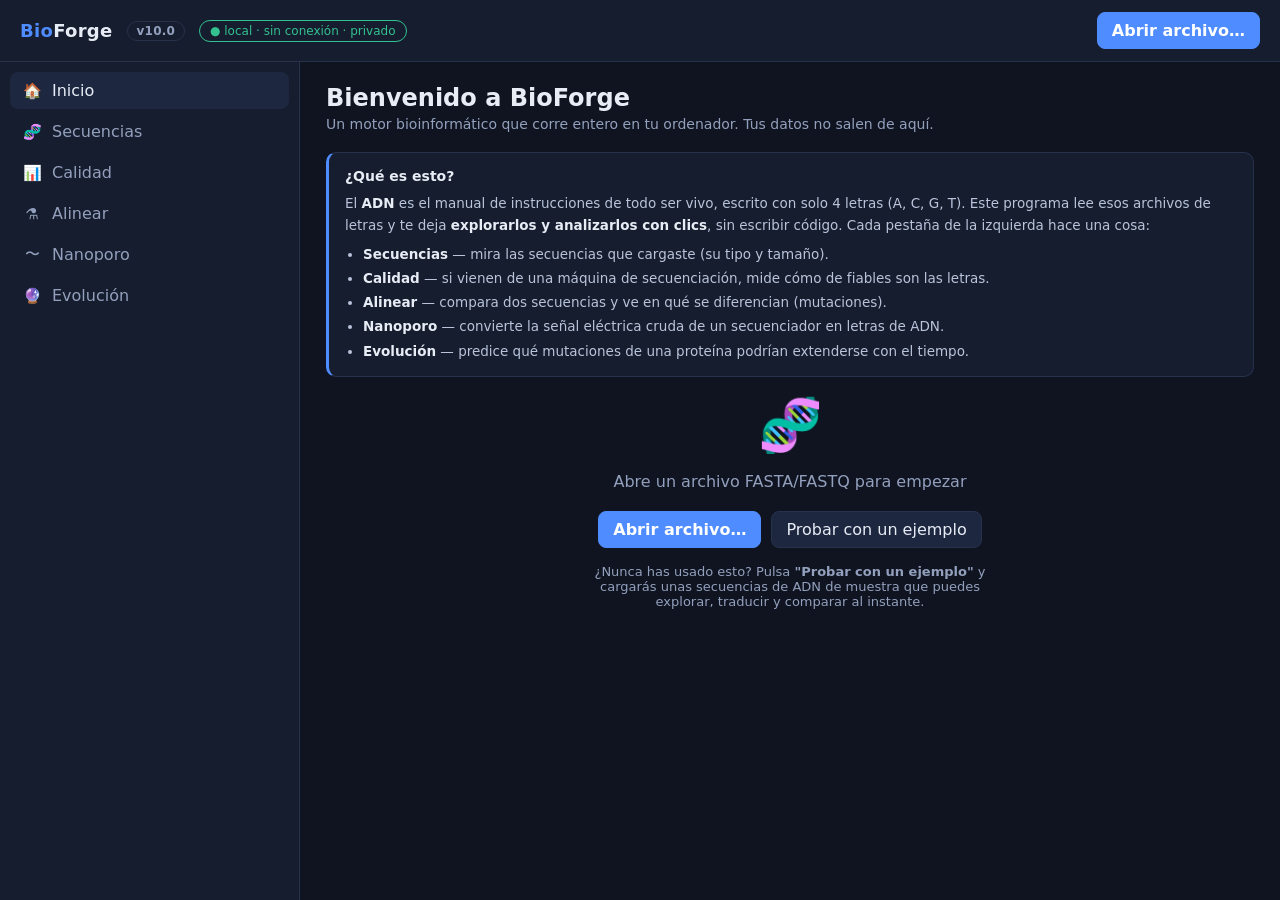
<file: app/index.html>
<!DOCTYPE html>
<html lang="es">
<head>
<meta charset="utf-8">
<meta name="viewport" content="width=device-width, initial-scale=1">
<title>BioForge</title>
<style>
  :root{
    --bg:#0f1420; --panel:#161d2e; --panel2:#1d2740; --line:#26314c;
    --text:#e7ecf5; --dim:#93a0bd; --accent:#4f8cff; --accent2:#37d39b;
    --warn:#ffb454; --bad:#ff6b6b; --radius:12px;
  }
  *{box-sizing:border-box}
  body{margin:0;font-family:"Segoe UI",system-ui,sans-serif;background:var(--bg);
       color:var(--text);height:100vh;display:flex;flex-direction:column;overflow:hidden}
  header{display:flex;align-items:center;gap:14px;padding:12px 20px;
         background:var(--panel);border-bottom:1px solid var(--line)}
  .logo{font-weight:700;font-size:18px;letter-spacing:.3px}
  .logo b{color:var(--accent)}
  .ver{font-size:12px;color:var(--dim);border:1px solid var(--line);
       border-radius:20px;padding:2px 9px;font-weight:600;letter-spacing:.2px}
  .badge{font-size:12px;color:var(--accent2);border:1px solid var(--accent2);
         border-radius:20px;padding:3px 10px;opacity:.9}
  .grow{flex:1}
  button{font:inherit;color:var(--text);background:var(--panel2);border:1px solid var(--line);
         padding:8px 14px;border-radius:8px;cursor:pointer;transition:.15s}
  button:hover{border-color:var(--accent);background:#223055}
  button.primary{background:var(--accent);border-color:var(--accent);color:#fff;font-weight:600}
  button.primary:hover{background:#3f7cf0}
  button:disabled{opacity:.45;cursor:not-allowed}
  main{flex:1;display:flex;min-height:0}
  .side{width:300px;border-right:1px solid var(--line);background:var(--panel);
        display:flex;flex-direction:column;min-height:0}
  .side .nav{padding:10px}
  .nav a{display:flex;align-items:center;gap:10px;padding:9px 12px;border-radius:8px;
         color:var(--dim);text-decoration:none;cursor:pointer;margin-bottom:4px}
  .nav a .ic{width:20px;text-align:center;font-size:15px;flex:none}
  .nav a.active{background:var(--panel2);color:var(--text)}
  .nav a:hover{color:var(--text)}
  .content{flex:1;overflow:auto;padding:22px 26px;min-width:0}
  h2{margin:0 0 4px}
  .sub{color:var(--dim);margin:0 0 20px;font-size:14px}
  .cards{display:flex;gap:12px;flex-wrap:wrap;margin-bottom:20px}
  .card{background:var(--panel);border:1px solid var(--line);border-radius:var(--radius);
        padding:14px 18px;min-width:120px}
  .card .k{font-size:12px;color:var(--dim)}
  .card .v{font-size:22px;font-weight:700;margin-top:2px}
  .empty{display:flex;flex-direction:column;align-items:center;justify-content:center;
         height:100%;gap:16px;color:var(--dim);text-align:center}
  .empty .big{font-size:52px}
  table{width:100%;border-collapse:collapse;font-size:14px}
  th,td{text-align:left;padding:9px 10px;border-bottom:1px solid var(--line)}
  th{color:var(--dim);font-weight:600;position:sticky;top:0;background:var(--bg)}
  tr.pick{cursor:pointer}
  tr.pick:hover td{background:var(--panel)}
  table.seqtable{table-layout:fixed}
  .seqtable th:nth-child(1),.seqtable td:nth-child(1){width:46px}
  .seqtable th:nth-child(3),.seqtable td:nth-child(3){width:96px}
  .seqtable th:nth-child(4),.seqtable td:nth-child(4){width:74px}
  .seqtable td:nth-child(2),.seqtable td.prev{overflow:hidden;text-overflow:ellipsis;white-space:nowrap}
  .tag{font-size:11px;padding:2px 8px;border-radius:20px;border:1px solid var(--line)}
  .tag.dna{color:#8ecbff;border-color:#2b4a70}
  .tag.prot{color:#c8a8ff;border-color:#4a3a70}
  .mono{font-family:"Cascadia Code",Consolas,monospace;font-size:13px}
  .seqbox{background:#0b0f1a;border:1px solid var(--line);border-radius:8px;padding:12px;
          overflow:auto;max-height:180px;white-space:pre-wrap;word-break:break-all;
          line-height:1.6}
  .aln{background:#0b0f1a;border:1px solid var(--line);border-radius:8px;padding:12px;
       overflow:auto;line-height:1.5}
  .aln .mm{color:var(--bad);font-weight:700}
  .aln .gap{color:var(--warn)}
  .row{display:flex;gap:10px;align-items:center;flex-wrap:wrap;margin:12px 0}
  .hint{color:var(--dim);font-size:13px}
  .explain{background:var(--panel);border:1px solid var(--line);border-left:3px solid var(--accent);
           border-radius:10px;padding:12px 16px;margin:0 0 18px;color:#b9c4db;font-size:13.5px;line-height:1.65}
  .explain b{color:var(--text)}
  .explain .t{display:block;color:var(--text);font-weight:600;margin-bottom:4px;font-size:14px}
  .explain ul{margin:6px 0 0;padding-left:18px}
  .explain li{margin:2px 0}
  .chart{background:var(--panel);border:1px solid var(--line);border-radius:var(--radius);padding:12px 14px}
  h3{margin:0 0 2px;font-size:15px}
  .codons{display:flex;gap:8px;flex-wrap:wrap}
  .codon{background:#0b0f1a;border:1px solid var(--line);border-radius:8px;padding:6px 9px;text-align:center;min-width:44px}
  .cbase{font-size:13px;letter-spacing:1px;color:var(--dim)}
  .carr{color:var(--dim);font-size:11px;line-height:1.1}
  .caa{font-size:17px;font-weight:700;font-family:"Cascadia Code",Consolas,monospace}
  .err{color:var(--bad);background:#2a1520;border:1px solid #52212e;padding:10px 14px;
       border-radius:8px;margin:10px 0}
  .soon{color:var(--dim);border:1px dashed var(--line);border-radius:var(--radius);
        padding:30px;text-align:center}
  .selbar{background:var(--panel2);border:1px solid var(--line);border-radius:8px;
          padding:10px 14px;display:flex;align-items:center;gap:12px;margin-bottom:14px}
  .tabs{display:flex;gap:6px;align-items:center;padding:7px 16px;background:var(--panel);
        border-bottom:1px solid var(--line);overflow-x:auto}
  .tabs:empty{display:none}
  .tab{display:flex;align-items:center;gap:8px;padding:6px 10px;border-radius:8px;
       border:1px solid var(--line);background:var(--panel2);cursor:pointer;
       white-space:nowrap;font-size:13px;max-width:260px}
  .tab.active{border-color:var(--accent);background:#223055}
  .tab .fn{overflow:hidden;text-overflow:ellipsis}
  .tab .n{color:var(--dim);font-size:12px}
  .tab .x{color:var(--dim);padding:0 2px;border-radius:4px}
  .tab .x:hover{color:var(--bad);background:#2a1520}
</style>
</head>
<body>
<header>
  <div class="logo"><b>Bio</b>Forge</div>
  <span class="ver">v10.0</span>
  <span class="badge">● local · sin conexión · privado</span>
  <div class="grow"></div>
  <button class="primary" id="openBtn" disabled>Abrir archivo…</button>
</header>

<div id="tabs" class="tabs"></div>

<main>
  <nav class="side">
    <div class="nav" id="nav">
      <a data-view="inicio" class="active"><span class="ic">🏠</span>Inicio</a>
      <a data-view="secuencias"><span class="ic">🧬</span>Secuencias</a>
      <a data-view="calidad"><span class="ic">📊</span>Calidad</a>
      <a data-view="alinear"><span class="ic">⚗️</span>Alinear</a>
      <a data-view="nanoporo"><span class="ic">〜</span>Nanoporo</a>
      <a data-view="evolucion"><span class="ic">🔮</span>Evolución</a>
    </div>
  </nav>
  <section class="content" id="content"></section>
</main>

<script>
let API = null;                        // window.pywebview.api cuando esté listo
let STATE = {workspace:null, summary:null};  // archivos abiertos + resumen del activo
let VIEW = "inicio";
const $ = (s,el=document)=>el.querySelector(s);
const el = (h)=>{const d=document.createElement("div");d.innerHTML=h.trim();return d.firstChild;};
const esc = (s)=>String(s).replace(/[&<>]/g,c=>({"&":"&amp;","<":"&lt;",">":"&gt;"}[c]));
const explain = (html)=>el(`<div class="explain">${html}</div>`);

// Conecta con Python de forma PACIENTE: el motor de render de Windows (WebView2)
// puede tardar varios segundos en exponer el puente, y a veces el evento se pierde.
// Por eso se sondea window.pywebview.api hasta 15 s, además de escuchar el evento.
function ready(fn){
  let done=false;
  const go=()=>{ if(done||!(window.pywebview&&window.pywebview.api))return; done=true; API=window.pywebview.api; fn(); };
  if(window.pywebview && window.pywebview.api){ go(); return; }
  window.addEventListener("pywebviewready",go);
  let n=0; const iv=setInterval(()=>{
    if(done){ clearInterval(iv); return; }
    if(window.pywebview && window.pywebview.api){ clearInterval(iv); go(); }
    else if(++n>75){ clearInterval(iv); toast("No se pudo conectar con Python tras 15 s. Cierra la app y vuelve a abrir BioForge.bat; si sigue igual, dímelo."); }
  },200);
}

// ── navegación ────────────────────────────────────────────────────────────
$("#nav").addEventListener("click",e=>{
  const a=e.target.closest("a"); if(!a)return;
  document.querySelectorAll("#nav a").forEach(x=>x.classList.remove("active"));
  a.classList.add("active"); VIEW=a.dataset.view; render();
});
function setActiveNav(v){ document.querySelectorAll("#nav a").forEach(x=>x.classList.toggle("active",x.dataset.view===v)); }

$("#openBtn").addEventListener("click",async()=>{
  try{
    if(!API){ toast("El puente con Python aún no está listo. Espera un segundo y reinténtalo."); return; }
    if(typeof API.pick_and_open!=="function"){ toast("El puente no expone 'pick_and_open' (revisar backend)."); return; }
    const ws=await API.pick_and_open();
    if(ws===undefined||ws===null){ toast("El diálogo de archivos no devolvió nada (create_file_dialog vacío)."); return; }
    if(ws.cancelled) return;
    if(ws.error){ toast(ws.error); return; }
    STATE.workspace=ws;
    STATE.summary=await API.summary();
    VIEW="secuencias"; setActiveNav("secuencias");
    renderTabs(); render();
  }catch(e){ toast("Error al abrir: "+(e&&e.message?e.message:String(e))); }
});

// carga un pequeño FASTA de ejemplo (generado por el backend) para probar sin buscar archivos
async function openExample(){
  try{
    if(!API){ toast("El puente con Python aún no está listo. Espera un segundo y reinténtalo."); return; }
    if(typeof API.open_example!=="function"){ toast("El puente no expone 'open_example' (revisar backend)."); return; }
    const ws=await API.open_example();
    if(!ws||ws.error){ toast(ws&&ws.error?ws.error:"no se pudo cargar el ejemplo"); return; }
    STATE.workspace=ws;
    STATE.summary=await API.summary();
    VIEW="secuencias"; setActiveNav("secuencias");
    renderTabs(); render();
  }catch(e){ toast("Error al cargar el ejemplo: "+(e&&e.message?e.message:String(e))); }
}

// barra de pestañas: los archivos abiertos, el activo resaltado, × para cerrar
async function renderTabs(){
  const bar=$("#tabs"), ws=STATE.workspace;
  if(!ws || !ws.files || !ws.files.length){ bar.replaceChildren(); return; }
  bar.replaceChildren();
  ws.files.forEach(f=>{
    const t=el(`<div class="tab ${f.active?"active":""}" title="${esc(f.filename)} · ${f.count} secuencias">
      <span class="fn">${esc(f.filename)}</span><span class="n">${f.count}</span>
      <span class="x" title="Cerrar">×</span></div>`);
    t.addEventListener("click",async e=>{
      if(e.target.classList.contains("x")){
        e.stopPropagation();
        STATE.workspace=await API.close_file(f.index);
        STATE.summary=await API.summary();
        renderTabs(); render(); return;
      }
      STATE.summary=await API.select_file(f.index);
      STATE.workspace=await API.workspace();
      renderTabs(); render();
    });
    bar.append(t);
  });
}

function toast(msg){ const c=$("#content"); c.prepend(el(`<div class="err">${esc(msg)}</div>`)); }

// ── vistas ─────────────────────────────────────────────────────────────────
function render(){
  const c=$("#content");
  if(VIEW==="inicio")      return c.replaceChildren(viewInicio());
  if(VIEW==="secuencias")  return renderSecuencias(c);
  if(VIEW==="calidad")     return renderCalidad(c);
  if(VIEW==="alinear")     return renderAlinear(c);
  if(VIEW==="nanoporo")    return renderNanoporo(c);
  if(VIEW==="evolucion")   return renderEvolucion(c);
}

function viewInicio(){
  const s=STATE.summary;
  const box=el(`<div></div>`);
  box.append(el(`<h2>Bienvenido a BioForge</h2>`));
  box.append(el(`<p class="sub">Un motor bioinformático que corre entero en tu ordenador. Tus datos no salen de aquí.</p>`));
  box.append(explain(`<span class="t">¿Qué es esto?</span>
    El <b>ADN</b> es el manual de instrucciones de todo ser vivo, escrito con solo 4 letras (A, C, G, T). Este programa lee esos archivos de letras y te deja <b>explorarlos y analizarlos con clics</b>, sin escribir código. Cada pestaña de la izquierda hace una cosa:
    <ul>
      <li><b>Secuencias</b> — mira las secuencias que cargaste (su tipo y tamaño).</li>
      <li><b>Calidad</b> — si vienen de una máquina de secuenciación, mide cómo de fiables son las letras.</li>
      <li><b>Alinear</b> — compara dos secuencias y ve en qué se diferencian (mutaciones).</li>
      <li><b>Nanoporo</b> — convierte la señal eléctrica cruda de un secuenciador en letras de ADN.</li>
      <li><b>Evolución</b> — predice qué mutaciones de una proteína podrían extenderse con el tiempo.</li>
    </ul>`));
  if(!s){
    box.append(el(`<div class="empty"><div class="big">🧬</div>
      <div>Abre un archivo FASTA/FASTQ para empezar</div>
      <div class="row" style="justify-content:center;margin:4px 0 0">
        <button class="primary" onclick="document.getElementById('openBtn').click()">Abrir archivo…</button>
        <button onclick="openExample()">Probar con un ejemplo</button>
      </div>
      <p class="hint" style="margin:0;max-width:430px">¿Nunca has usado esto? Pulsa <b>"Probar con un ejemplo"</b> y cargarás unas secuencias de ADN de muestra que puedes explorar, traducir y comparar al instante.</p></div>`));
  }else{
    box.append(summaryCards(s));
    box.append(el(`<p class="hint">Archivo cargado: <b>${esc(s.filename)}</b>. Ve a <b>Secuencias</b> para explorarlo.</p>`));
  }
  return box;
}

function summaryCards(s){
  const wrap=el(`<div class="cards"></div>`);
  const card=(k,v)=>el(`<div class="card"><div class="k">${k}</div><div class="v">${v}</div></div>`);
  wrap.append(card("Secuencias",s.count));
  wrap.append(card("ADN",s.nucleotide));
  wrap.append(card("Proteína",s.protein));
  wrap.append(card("Símbolos",s.total_symbols.toLocaleString()));
  wrap.append(card("Longitud media",s.mean_len));
  return wrap;
}

async function renderSecuencias(c){
  if(!STATE.summary){ c.replaceChildren(el(`<div class="empty"><div class="big">📄</div><div>Aún no hay archivo. Pulsa "Abrir archivo…".</div></div>`)); return; }
  const page=await API.records_page(0,500);
  // se construye la TABLA ENTERA como un solo string: un <tr> suelto lo descarta el
  // navegador (solo vale dentro de <table>), por eso antes se amontonaban las filas.
  const rows=page.items.map(it=>{
    const tag=it.type==="ADN"?`<span class="tag dna">ADN</span>`:`<span class="tag prot">proteína</span>`;
    return `<tr class="pick" data-index="${it.index}"><td>${it.index}</td><td>${esc(it.header)}</td>`
         + `<td>${tag}</td><td>${it.length}</td><td class="mono prev">${esc(it.preview)}…</td></tr>`;
  }).join("");
  const table=el(`<table class="seqtable"><thead><tr><th>#</th><th>Nombre</th><th>Tipo</th><th>Largo</th><th>Vista previa</th></tr></thead><tbody>${rows}</tbody></table>`);
  c.replaceChildren(
    el(`<h2>Secuencias</h2>`),
    el(`<p class="sub">${STATE.summary.count} en <b>${esc(STATE.summary.filename)}</b></p>`),
    explain(`<span class="t">¿Qué es una secuencia?</span>
      Una <b>secuencia</b> es una tira de letras que representa una molécula biológica:
      <ul>
        <li><b>ADN</b> — las 4 letras A, C, G, T. Es el manual de instrucciones de la célula.</li>
        <li><b>Proteína</b> — 20 letras (una por aminoácido). Es lo que el ADN "fabrica" y hace el trabajo en el cuerpo.</li>
      </ul>
      La tabla lista cada secuencia del archivo con su <b>tipo</b>, su <b>tamaño</b> (nº de letras) y una vista previa. <b>Haz clic en una fila</b> para ver su composición y, si es ADN, traducirla a proteína.`),
    summaryCards(STATE.summary), table, el(`<div id="detail"></div>`));
  table.querySelectorAll("tbody tr").forEach(tr=>
    tr.addEventListener("click",()=>showDetail(+tr.dataset.index)));
}

async function showDetail(index){
  const d=await API.sequence_detail(index);
  const box=$("#detail"); if(!box)return;
  if(d.error){box.replaceChildren(el(`<div class="err">${esc(d.error)}</div>`));return;}
  const comp=Object.entries(d.composition).map(([k,v])=>`${k}:${v}`).join("  ");
  box.replaceChildren(el(`
    <div style="margin-top:18px;border-top:1px solid var(--line);padding-top:16px">
      <h2>#${index} · ${esc(d.header)}</h2>
      <p class="sub">${d.type} · ${d.length} símbolos · composición: <span class="mono">${esc(comp)}</span></p>
      <div class="row">
        ${d.type==="ADN"?`<button class="primary" id="trBtn">Traducir a proteína</button>`:``}
      </div>
      <div class="seqbox mono">${esc(d.sequence)}</div>
      <div id="tr"></div>
    </div>`));
  const b=$("#trBtn");
  if(b) b.addEventListener("click",async()=>{
    const r=await API.translate(index);
    const o=$("#tr");
    if(r.error){ o.replaceChildren(el(`<div class="err">${esc(r.error)}</div>`)); return; }
    o.replaceChildren(el(`
      <div style="margin-top:14px;border-top:1px solid var(--line);padding-top:14px">
        <h3>Proteína · ${r.length} aminoácidos</h3>
        <p class="hint">Traducir convierte el ADN en proteína: la célula lee el ADN <b>de 3 en 3 letras</b> (cada trío es un <b>codón</b>) y cada codón nombra un <b>aminoácido</b>. Encadenados, los aminoácidos forman la proteína — la molécula que hace el trabajo en el cuerpo. Cada letra de abajo es un aminoácido, coloreado por su tipo:</p>
        <div class="row" style="gap:6px;margin:6px 0 4px">${aaLegend()}</div>
        <div class="seqbox mono">${colorProtein(r.protein)}</div>
        ${(r.codons&&r.codons.length)?`
          <h3 style="margin-top:16px">Cómo se lee (primeros codones)</h3>
          <p class="hint" style="margin:0 0 8px">Cada trío de letras de ADN → un aminoácido:</p>
          <div class="codons">${r.codons.slice(0,12).map(codonCell).join("")}</div>`:``}
      </div>`));
  });
}
// ── aminoácidos: color por tipo, nombres y helpers educativos ─────────────────
const AA_GROUP={A:"hidro",V:"hidro",L:"hidro",I:"hidro",M:"hidro",F:"hidro",W:"hidro",P:"hidro",G:"hidro",
  S:"polar",T:"polar",C:"polar",Y:"polar",N:"polar",Q:"polar",K:"pos",R:"pos",H:"pos",D:"neg",E:"neg","*":"stop"};
const AA_COLOR={hidro:"#8ecbff",polar:"#37d39b",pos:"#b58cff",neg:"#ff8c8c",stop:"#93a0bd",otro:"#cbd3e6"};
const AA_LABEL={hidro:"hidrofóbico",polar:"polar",pos:"carga +",neg:"carga −",stop:"fin"};
const AA_NAME={A:"Alanina",R:"Arginina",N:"Asparagina",D:"Ácido aspártico",C:"Cisteína",E:"Ácido glutámico",
  Q:"Glutamina",G:"Glicina",H:"Histidina",I:"Isoleucina",L:"Leucina",K:"Lisina",M:"Metionina",F:"Fenilalanina",
  P:"Prolina",S:"Serina",T:"Treonina",W:"Triptófano",Y:"Tirosina",V:"Valina","*":"fin (stop)"};
function aaColor(a){ return AA_COLOR[AA_GROUP[a]||"otro"]; }
function colorProtein(p){ return [...p].map(a=>`<span title="${a} · ${esc(AA_NAME[a]||a)}" style="color:${aaColor(a)}">${a}</span>`).join(""); }
function aaLegend(){ return Object.entries(AA_LABEL).map(([g,lab])=>`<span class="tag" style="color:${AA_COLOR[g]};border-color:${AA_COLOR[g]}">${lab}</span>`).join(" "); }
function codonCell(c){ return `<div class="codon"><div class="mono cbase">${esc(c.codon)}</div><div class="carr">↓</div><div class="caa" style="color:${aaColor(c.aa)}" title="${esc(AA_NAME[c.aa]||c.aa)}">${esc(c.aa)}</div></div>`; }

async function renderAlinear(c){
  if(!STATE.summary){ c.replaceChildren(el(`<div class="empty"><div class="big">🧬</div><div>Carga un archivo con al menos 2 secuencias.</div></div>`)); return; }
  const page=await API.records_page(0,500);
  const opts=page.items.map(it=>`<option value="${it.index}">#${it.index} · ${esc(it.header)} (${it.length})</option>`).join("");
  c.replaceChildren(el(`<h2>Alinear dos secuencias</h2>`),
    explain(`<span class="t">¿Qué es alinear?</span>
      Es poner dos secuencias <b>una encima de otra</b> para ver en qué se parecen y en qué se diferencian — como comparar dos textos casi iguales.
      <ul>
        <li><b>Identidad</b> — el % de posiciones que coinciden (100% = idénticas).</li>
        <li><b>Sustitución</b> — una letra cambiada por otra (<span style="color:#ff6b6b">en rojo</span>).</li>
        <li><b>Inserción / deleción</b> — a una secuencia le sobra o le falta una letra: un hueco (<span style="color:#ffb454">en naranja</span>).</li>
      </ul>
      Esas diferencias son las <b>mutaciones</b>. Elige dos secuencias abajo y pulsa Alinear.`));
  const bar=el(`<div class="selbar">
     <span>A</span><select id="selA">${opts}</select>
     <span>B</span><select id="selB">${opts}</select>
     <button class="primary" id="alnBtn">Alinear</button></div>`);
  c.append(bar);
  c.append(el(`<div id="alnOut"></div>`));
  if(page.items.length>1) $("#selB",bar).selectedIndex=1;
  $("#alnBtn",bar).addEventListener("click",async()=>{
    const i=+$("#selA").value, j=+$("#selB").value;
    const out=$("#alnOut"); out.replaceChildren(el(`<p class="hint">Alineando…</p>`));
    const r=await API.align(i,j);
    if(r.error){out.replaceChildren(el(`<div class="err">${esc(r.error)}</div>`));return;}
    out.replaceChildren(el(`
      <div class="cards">
        <div class="card"><div class="k">Identidad</div><div class="v">${r.identity}%</div></div>
        <div class="card"><div class="k">Mutaciones</div><div class="v">${r.n_mutations}</div></div>
        <div class="card"><div class="k">Longitud</div><div class="v">${r.length}</div></div>
      </div>
      <p class="hint" style="margin:2px 0 6px">Fila A arriba, fila B abajo. En <span style="color:#ff6b6b">rojo</span> las letras que difieren; en <span style="color:#ffb454">naranja</span> los huecos (falta/sobra una letra). Todo lo demás coincide.</p>
      <div class="aln mono">${colorAln(r.aligned_a,r.aligned_b)}</div>`));
  });
}

function colorAln(a,b){
  let A="",B="";
  for(let i=0;i<a.length;i++){
    const ca=a[i],cb=b[i];
    if(ca==="-"||cb==="-"){A+=`<span class="gap">${ca}</span>`;B+=`<span class="gap">${cb}</span>`;}
    else if(ca!==cb){A+=`<span class="mm">${ca}</span>`;B+=`<span class="mm">${cb}</span>`;}
    else{A+=ca;B+=cb;}
  }
  return `A  ${A}\nB  ${B}`;
}

// ── Calidad (QC estilo FastQC) ───────────────────────────────────────────────
async function renderCalidad(c){
  if(!STATE.summary){ c.replaceChildren(el(`<div class="empty"><div class="big">📊</div><div>Carga un FASTQ para ver su informe de calidad.</div></div>`)); return; }
  c.replaceChildren(el(`<h2>Informe de calidad</h2>`),el(`<p class="sub">Calculando…</p>`));
  const q=await API.qc_report();
  if(q.error){ c.replaceChildren(el(`<h2>Informe de calidad</h2>`),el(`<div class="err">${esc(q.error)}</div>`)); return; }
  const cards=el(`<div class="cards"></div>`);
  const card=(k,v)=>cards.append(el(`<div class="card"><div class="k">${k}</div><div class="v">${v}</div></div>`));
  card("Lecturas",q.n_reads.toLocaleString());
  card("Long. media",q.mean_len);
  card("Calidad media","Q"+q.mean_q);
  card("GC",q.gc_overall+"%");
  card("≥Q20",q.pct_q20+"%");
  card("≥Q30",q.pct_q30+"%");
  const body=el(`<div></div>`);
  body.append(el(`<h2>Informe de calidad</h2>`),
              el(`<p class="sub">${esc(q.filename)} · ${q.n_reads.toLocaleString()} lecturas · ${q.min_len}–${q.max_len} nt</p>`),
              explain(`<span class="t">¿Qué es la "calidad"?</span>
                Las máquinas de secuenciación no leen el ADN perfecto: por cada letra apuntan <b>cómo de seguras están</b> de haber acertado. Ese número es la <b>calidad Phred</b> (Q): <b>Q20</b> = 1 error de cada 100; <b>Q30</b> = 1 de cada 1000. Cuanto más alto, mejor. Este informe (estilo FastQC) resume esa fiabilidad:
                <ul>
                  <li><b>Calidad por posición</b> — la calidad media en cada punto de la lectura. Es normal que <b>baje hacia el final</b>.</li>
                  <li><b>Calidad media por lectura</b> — cuántas lecturas hay de cada nivel de calidad.</li>
                  <li><b>Contenido GC</b> — qué porcentaje de las letras son G o C (una huella típica de cada organismo).</li>
                </ul>`),
              cards,
              chartCard("Calidad por posición","La calidad suele caer hacia el final de la lectura. Verde ≥28, amarillo 20–28, rojo <20.",svgQualityLine(q.pos_q_mean)),
              chartCard("Calidad media por lectura","Cada barra: cuántas lecturas tienen esa calidad media.",svgBars(q.meanq_hist,{from:0,to:45,color:"#4f8cff",unit:"Q"})),
              chartCard("Contenido GC por lectura","Cada barra: cuántas lecturas tienen ese % de G+C.",svgBars(q.gc_hist,{from:0,to:100,color:"#37d39b",unit:"%"})));
  c.replaceChildren(body);
}
function chartCard(title,desc,svg){
  return el(`<div style="margin-top:16px"><h3>${esc(title)}</h3>${desc?`<p class="hint" style="margin:0 0 8px">${esc(desc)}</p>`:`<div style="height:8px"></div>`}<div class="chart">${svg}</div></div>`);
}
function svgQualityLine(vals){
  const w=720,h=230,L=42,B=30,T=12,R=14,ymax=42,n=vals.length;
  if(!n) return `<p class="hint">sin datos</p>`;
  const X=i=>L+i*(w-L-R)/Math.max(n-1,1), Y=v=>T+(ymax-v)*(h-T-B)/ymax;
  const band=(a,b,col)=>`<rect x="${L}" y="${Y(b).toFixed(1)}" width="${w-L-R}" height="${(Y(a)-Y(b)).toFixed(1)}" fill="${col}" opacity="0.10"/>`;
  const yt=[0,10,20,30,40].map(v=>`<line x1="${L}" y1="${Y(v).toFixed(1)}" x2="${w-R}" y2="${Y(v).toFixed(1)}" stroke="#26314c"/><text x="${L-6}" y="${(Y(v)+4).toFixed(1)}" fill="#93a0bd" font-size="11" text-anchor="end">${v}</text>`).join("");
  const pts=vals.map((v,i)=>`${X(i).toFixed(1)},${Y(v).toFixed(1)}`).join(" ");
  return `<svg viewBox="0 0 ${w} ${h}" width="100%" preserveAspectRatio="xMidYMid meet">
    ${band(0,20,"#ff6b6b")}${band(20,28,"#ffb454")}${band(28,42,"#37d39b")}${yt}
    <polyline points="${pts}" fill="none" stroke="#7fb0ff" stroke-width="2"/>
    <text x="${w/2}" y="${h-4}" fill="#93a0bd" font-size="11" text-anchor="middle">posición en la lectura</text>
  </svg>`;
}
function svgBars(hist,opts){
  const from=opts.from||0, to=Math.min(opts.to??hist.length-1,hist.length-1);
  let vals=hist.slice(from,to+1);
  let lo=0; while(lo<vals.length-1&&vals[lo]===0) lo++;
  let hi=vals.length-1; while(hi>lo&&vals[hi]===0) hi--;
  const off=from+lo; vals=vals.slice(lo,hi+1);
  const n=vals.length||1, w=720,h=170,L=42,B=26,T=10,R=14, max=Math.max(...vals,1), bw=(w-L-R)/n;
  const bars=vals.map((v,i)=>{const bh=(v/max)*(h-T-B);return `<rect x="${(L+i*bw+1).toFixed(1)}" y="${(h-B-bh).toFixed(1)}" width="${Math.max(bw-2,1).toFixed(1)}" height="${bh.toFixed(1)}" fill="${opts.color||"#4f8cff"}" opacity="0.85"/>`;}).join("");
  const lab=i=>`<text x="${(L+i*bw+bw/2).toFixed(1)}" y="${h-8}" fill="#93a0bd" font-size="11" text-anchor="middle">${off+i}${opts.unit||""}</text>`;
  const xl=[...new Set([0,Math.floor(n/2),n-1])].map(lab).join("");
  return `<svg viewBox="0 0 ${w} ${h}" width="100%" preserveAspectRatio="xMidYMid meet">${bars}${xl}</svg>`;
}

// ── Nanoporo (señal → bases) ─────────────────────────────────────────────────
let SIGNALS=null;   // señal de nanoporo cargada
async function renderNanoporo(c){
  const box=el(`<div></div>`);
  box.append(el(`<h2>Nanoporo · señal → bases</h2>`),
    el(`<p class="sub">Carga la señal eléctrica cruda (POD5/FAST5) y conviértela en bases con nuestro basecaller propio.</p>`),
    explain(`<span class="t">¿Qué es esto?</span>
      Un secuenciador de <b>nanoporo</b> (como los MinION de Oxford Nanopore) hace pasar la hebra de ADN por un poro diminuto y mide la <b>corriente eléctrica</b>: cada grupo de letras que pasa la altera de una forma distinta. El resultado es una señal ondulada (el <b>squiggle</b>).
      <ul>
        <li>Convertir esa señal en letras se llama <b>basecalling</b>.</li>
        <li>Nuestro basecaller lo hace con <b>matemáticas puras (Viterbi), sin IA ni GPU</b> — acierta ~74% en datos reales R9.4. Los profesionales (Dorado) llegan al ~99% con redes neuronales; esa diferencia la contamos con honestidad.</li>
        <li>Al final puedes pulsar <b>"Usar en las otras pestañas"</b> para analizar esas bases como cualquier secuencia.</li>
      </ul>`));
  const bar=el(`<div class="row"><button class="primary" id="openSig">Abrir señal…</button>
    ${SIGNALS?`<span class="hint">${esc(SIGNALS.filename)} · ${SIGNALS.n} lectura(s)</span>`:``}</div>`);
  box.append(bar);
  c.replaceChildren(box);
  $("#openSig").addEventListener("click",async()=>{
    const r=await API.pick_and_open_signal();
    if(r.cancelled) return;
    if(r.error){ box.append(el(`<div class="err">${esc(r.error)}</div>`)); return; }
    SIGNALS=r; renderNanoporo(c);
  });
  if(!SIGNALS){
    box.append(el(`<div class="soon">Sin señal cargada. Prueba con <b>ejemplos/senal_nanoporo_1.fast5</b>.<br>La primera vez puede pedir instalar el lector de señal (pod5/h5py).</div>`));
    return;
  }
  const rows=SIGNALS.reads.map(rd=>`<tr class="pick" data-i="${rd.index}"><td>${rd.index}</td><td class="mono">${esc(rd.read_id.slice(0,26))}…</td><td>${rd.samples.toLocaleString()}</td></tr>`).join("");
  const table=el(`<table class="seqtable"><thead><tr><th>#</th><th>ID de lectura</th><th>Muestras</th></tr></thead><tbody>${rows}</tbody></table>`);
  box.append(el(`<p class="hint" style="margin-top:14px">Haz clic en una lectura para basecallearla (tarda unos segundos: es cálculo real):</p>`),table,el(`<div id="bcOut"></div>`));
  table.querySelectorAll("tbody tr").forEach(tr=>tr.addEventListener("click",()=>doBasecall(+tr.dataset.i)));
}
async function doBasecall(index){
  const out=$("#bcOut"); if(!out)return;
  out.replaceChildren(el(`<p class="hint">Basecalling… (unos segundos)</p>`));
  const r=await API.basecall_read(index);
  if(r.error){ out.replaceChildren(el(`<div class="err">${esc(r.error)}</div>`)); return; }
  const node=el(`
    <div style="margin-top:10px">
      <div class="cards">
        <div class="card"><div class="k">Bases obtenidas</div><div class="v">${r.n_bases}</div></div>
        <div class="card"><div class="k">Muestras</div><div class="v">${r.n_samples.toLocaleString()}</div></div>
      </div>
      <h3>Señal medida (squiggle)</h3><div class="chart">${svgSignal(r.signal)}</div>
      <div class="row" style="margin-top:14px"><h3 style="margin:0;flex:1">Bases</h3>
        <button class="primary" id="addSeq" title="Lo añade como un genoma más, para alinearlo o analizarlo">Usar en las otras pestañas →</button></div>
      <div class="seqbox mono">${esc(r.bases)}</div>
      <p class="hint">Basecaller clásico (Viterbi, NumPy puro, sin IA). ~74% de acierto en R9.4 real; llegar al 99% de Dorado exige una red neuronal.</p>
    </div>`);
  out.replaceChildren(node);
  $("#addSeq",node).addEventListener("click",async()=>{
    STATE.workspace=await API.add_sequence("basecall_"+r.read_id.slice(0,8),r.bases);
    STATE.summary=await API.summary();
    renderTabs(); VIEW="secuencias"; setActiveNav("secuencias"); render();
  });
}
function svgSignal(vals){
  const w=720,h=170,L=42,B=22,T=10,R=14,n=vals.length; if(!n) return "";
  const mn=Math.min(...vals),mx=Math.max(...vals),rng=(mx-mn)||1;
  const X=i=>L+i*(w-L-R)/Math.max(n-1,1), Y=v=>T+(mx-v)*(h-T-B)/rng;
  const pts=vals.map((v,i)=>`${X(i).toFixed(1)},${Y(v).toFixed(1)}`).join(" ");
  return `<svg viewBox="0 0 ${w} ${h}" width="100%" preserveAspectRatio="xMidYMid meet">
    <polyline points="${pts}" fill="none" stroke="#37d39b" stroke-width="1.3"/>
    <text x="${w/2}" y="${h-4}" fill="#93a0bd" font-size="11" text-anchor="middle">corriente (pA) a lo largo de las primeras muestras</text></svg>`;
}

// ── Evolución (predecir mutaciones + filtro de realidad) ─────────────────────
async function renderEvolucion(c){
  if(!STATE.summary){ c.replaceChildren(el(`<div class="empty"><div class="big">🧬</div><div>Carga una proteína a lo largo del tiempo (prueba <b>ejemplos/evolucion_proteina.fasta</b>).</div></div>`)); return; }
  c.replaceChildren(el(`<h2>Evolución</h2>`),el(`<p class="sub">Calculando…</p>`));
  const r=await API.predict_mutations(15);
  const box=el(`<div></div>`);
  box.append(el(`<h2>Evolución · ¿qué mutaciones subirán?</h2>`),
    el(`<p class="sub">A partir de muchas secuencias de la MISMA proteína a lo largo del tiempo.</p>`),
    explain(`<span class="t">¿Qué hace esto?</span>
      Los virus y organismos <b>mutan</b> con el tiempo: cambian letras de sus proteínas. Algunas de esas mutaciones se extienden por la población y otras desaparecen. Aquí intentamos <b>ordenar qué mutaciones tienen más probabilidad de aumentar</b>.
      <ul>
        <li><b>Score</b> — prioridad relativa que le da el modelo (más alto = más "sospechosa" de subir).</li>
        <li><b>Nueva</b> — mutación que aún no se había visto en el histórico.</li>
        <li><b>¿Sobreviviría X?</b> — abajo puedes preguntar por una mutación concreta y ver si tiene tracción real (<b>OBSERVADO</b> = ya circuló, es evidencia; <b>ESTIMADO</b> = solo una conjetura del modelo).</li>
      </ul>
      Aviso honesto: predecir evolución es <b>de lo más difícil que hay</b>. Nuestro modelo apenas supera al azar en lo verdaderamente nuevo — lo mostramos tal cual, sin vender una bola de cristal.`));
  if(r.error){ box.append(el(`<div class="err">${esc(r.error)}</div>`)); c.replaceChildren(box); return; }
  box.append(el(`<p class="hint" style="margin:0 0 10px">Sobre ${r.n_sequences} secuencias. "Score" = prioridad relativa; "nueva" = aún no vista en el histórico.</p>`));
  const rows=r.mutations.map((m,i)=>`<tr><td>${i+1}</td><td class="mono" style="font-size:15px">sitio ${m.site} → <b style="color:${aaColor(m.allele)}">${esc(m.allele)}</b></td><td>${m.score.toFixed(2)}</td><td>${m.novel?'<span class="tag" style="color:#ffb454;border-color:#5a4522">nueva</span>':''}</td></tr>`).join("");
  box.append(el(`<table class="seqtable"><thead><tr><th>#</th><th>Mutación (sitio → aminoácido)</th><th>Score</th><th></th></tr></thead><tbody>${rows}</tbody></table>`));
  // ── filtro de realidad ──
  box.append(el(`<h3 style="margin-top:22px">¿Sobreviviría una mutación concreta?</h3>`),
    el(`<p class="hint" style="margin:0 0 8px">Escribe una mutación (p. ej. <b>K21E</b>: la K de la posición 21 pasa a E) y mira si tiene tracción real en el histórico.</p>`));
  const cbar=el(`<div class="selbar"><input id="mutIn" placeholder="ej. K21E" style="background:#0b0f1a;border:1px solid var(--line);color:var(--text);border-radius:8px;padding:8px 10px;font-family:monospace;width:120px"><button class="primary" id="mutBtn">Comprobar</button></div>`);
  box.append(cbar,el(`<div id="mutOut"></div>`));
  c.replaceChildren(box);
  const run=async()=>{
    const m=$("#mutIn").value.trim(); if(!m)return;
    const o=$("#mutOut"); o.replaceChildren(el(`<p class="hint">Comprobando…</p>`));
    const v=await API.check_mutation(m);
    if(v.error){ o.replaceChildren(el(`<div class="err">${esc(v.error)}</div>`)); return; }
    const prob=v.probability==null?"—":Math.round(v.probability*100)+"%";
    const tiercol=v.tier==="OBSERVADO"?"#37d39b":"#ffb454";
    o.replaceChildren(el(`<div class="chart" style="margin-top:4px">
      <div style="font-size:17px"><b>${esc(v.mutation)}</b> · <span style="color:${tiercol}">${esc(v.tier)}</span></div>
      <div style="margin:6px 0"><b>Probabilidad de arraigar: ${prob}</b></div>
      <div>${esc(v.label)}</div>
      <p class="hint" style="margin-top:8px">OBSERVADO = ya circuló (evidencia real) · ESTIMADO = conjetura del modelo. ${v.note?esc(v.note):''}</p></div>`));
  };
  $("#mutBtn",cbar).addEventListener("click",run);
  $("#mutIn",cbar).addEventListener("keydown",e=>{ if(e.key==="Enter")run(); });
}

function soon(title,desc){
  return el(`<div><h2>${esc(title)}</h2><p class="sub">${esc(desc)}</p>
    <div class="soon">En construcción — próxima versión de la app.<br>El motor ya lo hace; falta la cara gráfica.</div></div>`);
}

// arranque
$("#openBtn").disabled=false;                  // siempre clicable; el handler avisa si el puente no está
render();                                       // pinta la interfaz ya
ready(()=>{ renderTabs(); render(); });         // conecta con Python (paciente, reintenta 15 s)
</script>
</body>
</html>
</file>
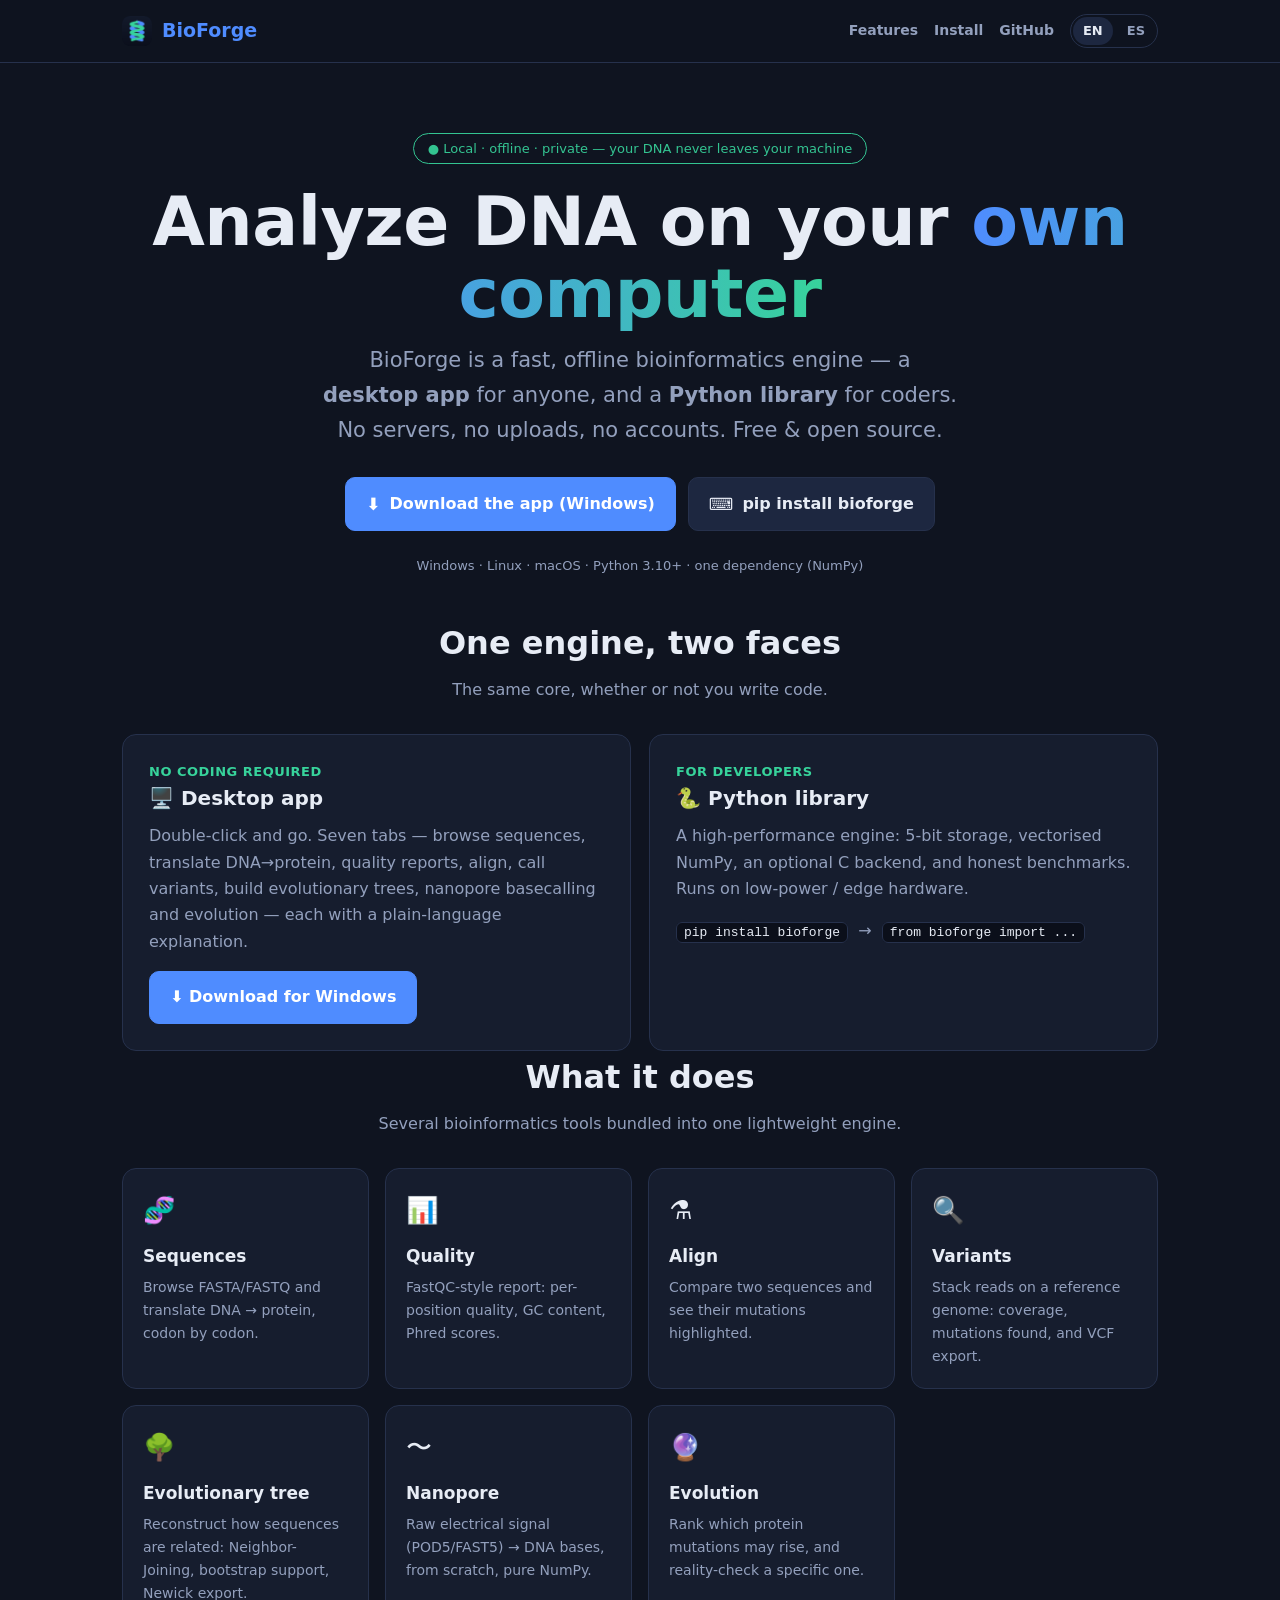
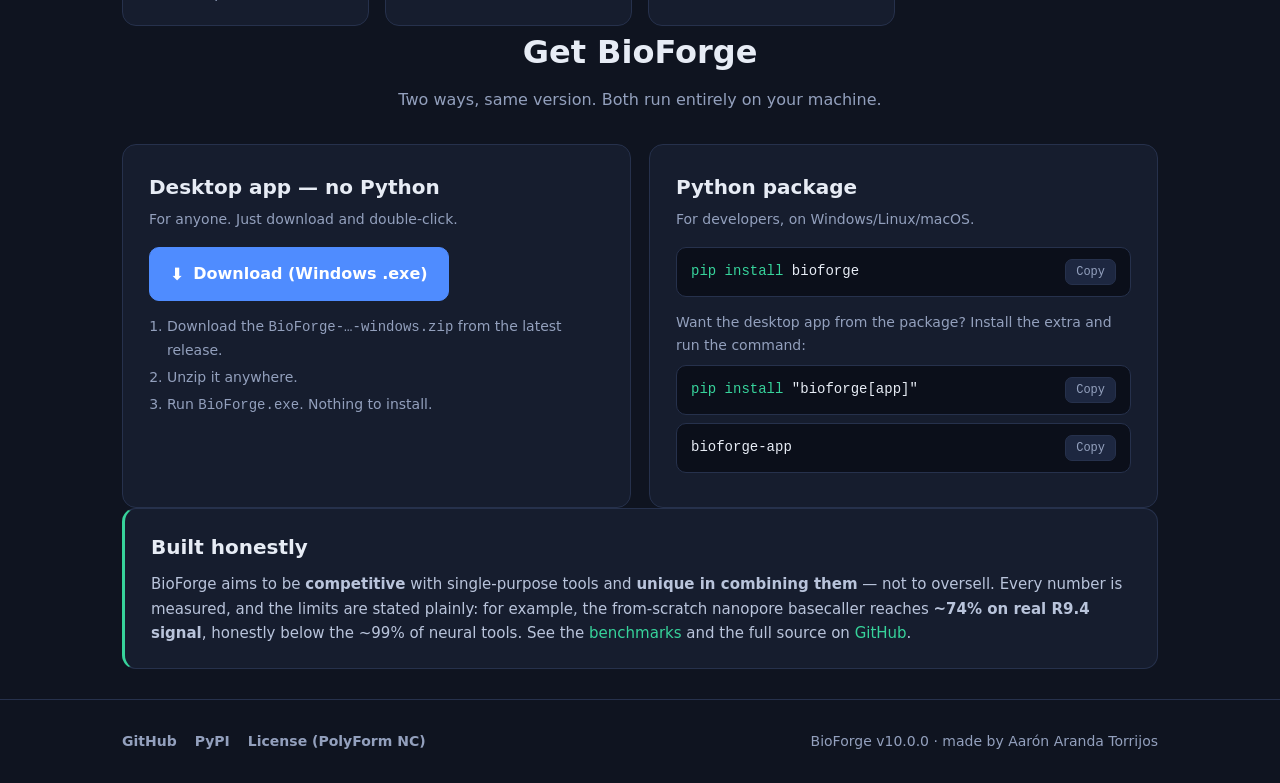
<file: docs/index.html>
<!DOCTYPE html>
<html lang="en">
<head>
<meta charset="utf-8">
<meta name="viewport" content="width=device-width, initial-scale=1">
<meta name="google-site-verification" content="75aCGIQ9zULCkgtBxh_g88g5E-TI-aBYwJNGNQMh63k">
<title>BioForge — Analyze DNA locally, offline (desktop app + Python library)</title>
<meta name="description" content="BioForge is a fast, offline bioinformatics engine to analyze DNA on your own computer. A desktop app for anyone and a Python library for coders — sequence translation, quality reports, alignment, variant calling (VCF), phylogenetic trees, nanopore basecalling and evolution. Free, open source, private.">
<meta name="keywords" content="DNA analysis, genetic analysis, bioinformatics, FASTA, FASTQ, DNA to protein translation, sequence alignment, variant calling, VCF, SNP calling, pileup, phylogenetic tree, phylogeny, neighbor joining, nanopore basecaller, offline, local, edge computing, Python, NumPy, análisis genético, analizar ADN">
<meta name="author" content="Aarón Aranda Torrijos">
<link rel="canonical" href="https://erlanders177.github.io/bioforge/">
<link rel="alternate" hreflang="en" href="https://erlanders177.github.io/bioforge/">
<link rel="alternate" hreflang="es" href="https://erlanders177.github.io/bioforge/es/">
<link rel="alternate" hreflang="x-default" href="https://erlanders177.github.io/bioforge/">
<link rel="icon" type="image/png" href="favicon.png">
<link rel="apple-touch-icon" href="apple-touch-icon.png">
<link rel="stylesheet" href="style.css">
<!-- Open Graph / Twitter -->
<meta property="og:type" content="website">
<meta property="og:site_name" content="BioForge">
<meta property="og:title" content="BioForge — Analyze DNA locally, offline">
<meta property="og:description" content="A fast, offline bioinformatics engine. Desktop app for anyone + Python library for coders. Free, open source, private.">
<meta property="og:url" content="https://erlanders177.github.io/bioforge/">
<meta property="og:image" content="https://erlanders177.github.io/bioforge/og.png">
<meta property="og:image:width" content="1200">
<meta property="og:image:height" content="630">
<meta name="twitter:card" content="summary_large_image">
<meta name="twitter:title" content="BioForge — Analyze DNA locally, offline">
<meta name="twitter:description" content="Desktop app for anyone + Python library for coders. Free, open source, private.">
<meta name="twitter:image" content="https://erlanders177.github.io/bioforge/og.png">
<script type="application/ld+json">
{
  "@context":"https://schema.org",
  "@type":"SoftwareApplication",
  "name":"BioForge",
  "description":"A fast, offline bioinformatics engine to analyze DNA on your own computer: a desktop app for anyone and a Python library for developers. Sequence translation, quality reports, alignment, variant calling (VCF), nanopore basecalling and evolution.",
  "applicationCategory":"Bioinformatics software",
  "operatingSystem":"Windows, Linux, macOS",
  "softwareVersion":"10.0.0",
  "url":"https://erlanders177.github.io/bioforge/",
  "downloadUrl":"https://github.com/erlanders177/bioforge/releases/latest/download/BioForge-windows.zip",
  "image":"https://erlanders177.github.io/bioforge/og.png",
  "offers":{"@type":"Offer","price":"0","priceCurrency":"USD"},
  "author":{"@type":"Person","name":"Aarón Aranda Torrijos"},
  "license":"https://github.com/erlanders177/bioforge/blob/main/LICENSE",
  "sameAs":["https://github.com/erlanders177/bioforge","https://pypi.org/project/bioforge/"]
}
</script>
</head>
<body>
<header>
  <div class="wrap nav">
    <a class="brand" href="index.html"><img src="favicon.png" alt="BioForge logo"><span><b>Bio</b>Forge</span></a>
    <div class="grow"></div>
    <a class="navlink hideable" href="#features">Features</a>
    <a class="navlink hideable" href="#install">Install</a>
    <a class="navlink" href="https://github.com/erlanders177/bioforge">GitHub</a>
    <div class="lang"><a class="on">EN</a><a href="es/index.html">ES</a></div>
  </div>
</header>

<main>
  <section class="hero wrap">
    <span class="badge">● Local · offline · private — your DNA never leaves your machine</span>
    <h1>Analyze DNA on your <span class="g">own computer</span></h1>
    <p class="lead">BioForge is a fast, offline bioinformatics engine — a <b>desktop app</b> for anyone,
      and a <b>Python library</b> for coders. No servers, no uploads, no accounts. Free &amp; open source.</p>
    <div class="cta">
      <a class="btn primary" href="https://github.com/erlanders177/bioforge/releases/latest/download/BioForge-windows.zip"><span class="em">⬇</span> Download the app (Windows)</a>
      <a class="btn" href="#install"><span class="em">⌨</span> pip install bioforge</a>
      <div class="sub">Windows · Linux · macOS · Python 3.10+ · one dependency (NumPy)</div>
    </div>
  </section>

  <section class="wrap">
    <h2 class="sec">One engine, two faces</h2>
    <p class="seclead">The same core, whether or not you write code.</p>
    <div class="faces">
      <div class="face">
        <div class="who">No coding required</div>
        <h3>🖥️ Desktop app</h3>
        <p>Double-click and go. Seven tabs — browse sequences, translate DNA→protein, quality reports,
          align, call variants, build evolutionary trees, nanopore basecalling and evolution — each with a plain-language explanation.</p>
        <a class="btn primary" href="https://github.com/erlanders177/bioforge/releases/latest/download/BioForge-windows.zip">⬇ Download for Windows</a>
      </div>
      <div class="face">
        <div class="who">For developers</div>
        <h3>🐍 Python library</h3>
        <p>A high-performance engine: 5-bit storage, vectorised NumPy, an optional C backend, and honest
          benchmarks. Runs on low-power / edge hardware.</p>
        <p><code>pip install bioforge</code> &nbsp;→&nbsp; <code>from bioforge import ...</code></p>
      </div>
    </div>
  </section>

  <section class="wrap" id="features">
    <h2 class="sec">What it does</h2>
    <p class="seclead">Several bioinformatics tools bundled into one lightweight engine.</p>
    <div class="grid">
      <div class="feat"><div class="ic">🧬</div><h3>Sequences</h3><p>Browse FASTA/FASTQ and translate DNA → protein, codon by codon.</p></div>
      <div class="feat"><div class="ic">📊</div><h3>Quality</h3><p>FastQC-style report: per-position quality, GC content, Phred scores.</p></div>
      <div class="feat"><div class="ic">⚗️</div><h3>Align</h3><p>Compare two sequences and see their mutations highlighted.</p></div>
      <div class="feat"><div class="ic">🔍</div><h3>Variants</h3><p>Stack reads on a reference genome: coverage, mutations found, and VCF export.</p></div>
      <div class="feat"><div class="ic">🌳</div><h3>Evolutionary tree</h3><p>Reconstruct how sequences are related: Neighbor-Joining, bootstrap support, Newick export.</p></div>
      <div class="feat"><div class="ic">〜</div><h3>Nanopore</h3><p>Raw electrical signal (POD5/FAST5) → DNA bases, from scratch, pure NumPy.</p></div>
      <div class="feat"><div class="ic">🔮</div><h3>Evolution</h3><p>Rank which protein mutations may rise, and reality-check a specific one.</p></div>
    </div>
  </section>

  <section class="wrap" id="install">
    <h2 class="sec">Get BioForge</h2>
    <p class="seclead">Two ways, same version. Both run entirely on your machine.</p>
    <div class="install">
      <div class="card">
        <h3>Desktop app — no Python</h3>
        <p class="hint">For anyone. Just download and double-click.</p>
        <a class="btn primary" href="https://github.com/erlanders177/bioforge/releases/latest/download/BioForge-windows.zip"><span class="em">⬇</span> Download (Windows .exe)</a>
        <ol class="steps">
          <li>Download the <code>BioForge-…-windows.zip</code> from the latest release.</li>
          <li>Unzip it anywhere.</li>
          <li>Run <code>BioForge.exe</code>. Nothing to install.</li>
        </ol>
      </div>
      <div class="card">
        <h3>Python package</h3>
        <p class="hint">For developers, on Windows/Linux/macOS.</p>
        <div class="cmd"><span><span class="p">pip install</span> bioforge</span><button class="copy" data-copy="pip install bioforge">Copy</button></div>
        <p class="hint" style="margin:14px 0 4px">Want the desktop app from the package? Install the extra and run the command:</p>
        <div class="cmd"><span><span class="p">pip install</span> "bioforge[app]"</span><button class="copy" data-copy="pip install &quot;bioforge[app]&quot;">Copy</button></div>
        <div class="cmd"><span>bioforge-app</span><button class="copy" data-copy="bioforge-app">Copy</button></div>
      </div>
    </div>
  </section>

  <section class="wrap">
    <div class="honest">
      <h2>Built honestly</h2>
      BioForge aims to be <b>competitive</b> with single-purpose tools and <b>unique in combining them</b> —
      not to oversell. Every number is measured, and the limits are stated plainly: for example, the
      from-scratch nanopore basecaller reaches <b>~74% on real R9.4 signal</b>, honestly below the ~99% of
      neural tools. See the <a href="https://github.com/erlanders177/bioforge#key-numbers">benchmarks</a>
      and the full source on <a href="https://github.com/erlanders177/bioforge">GitHub</a>.
    </div>
  </section>
</main>

<footer>
  <div class="wrap foot">
    <a href="https://github.com/erlanders177/bioforge">GitHub</a>
    <a href="https://pypi.org/project/bioforge/">PyPI</a>
    <a href="https://github.com/erlanders177/bioforge/blob/main/LICENSE">License (PolyForm NC)</a>
    <div class="grow"></div>
    <span>BioForge v10.0.0 · made by Aarón Aranda Torrijos</span>
  </div>
</footer>

<script>
document.querySelectorAll('.copy').forEach(b=>{
  b.addEventListener('click',()=>{
    navigator.clipboard.writeText(b.dataset.copy).then(()=>{
      const t=b.textContent; b.textContent='✓ copied'; b.classList.add('ok');
      setTimeout(()=>{b.textContent=t; b.classList.remove('ok');},1500);
    });
  });
});
</script>
</body>
</html>
</file>
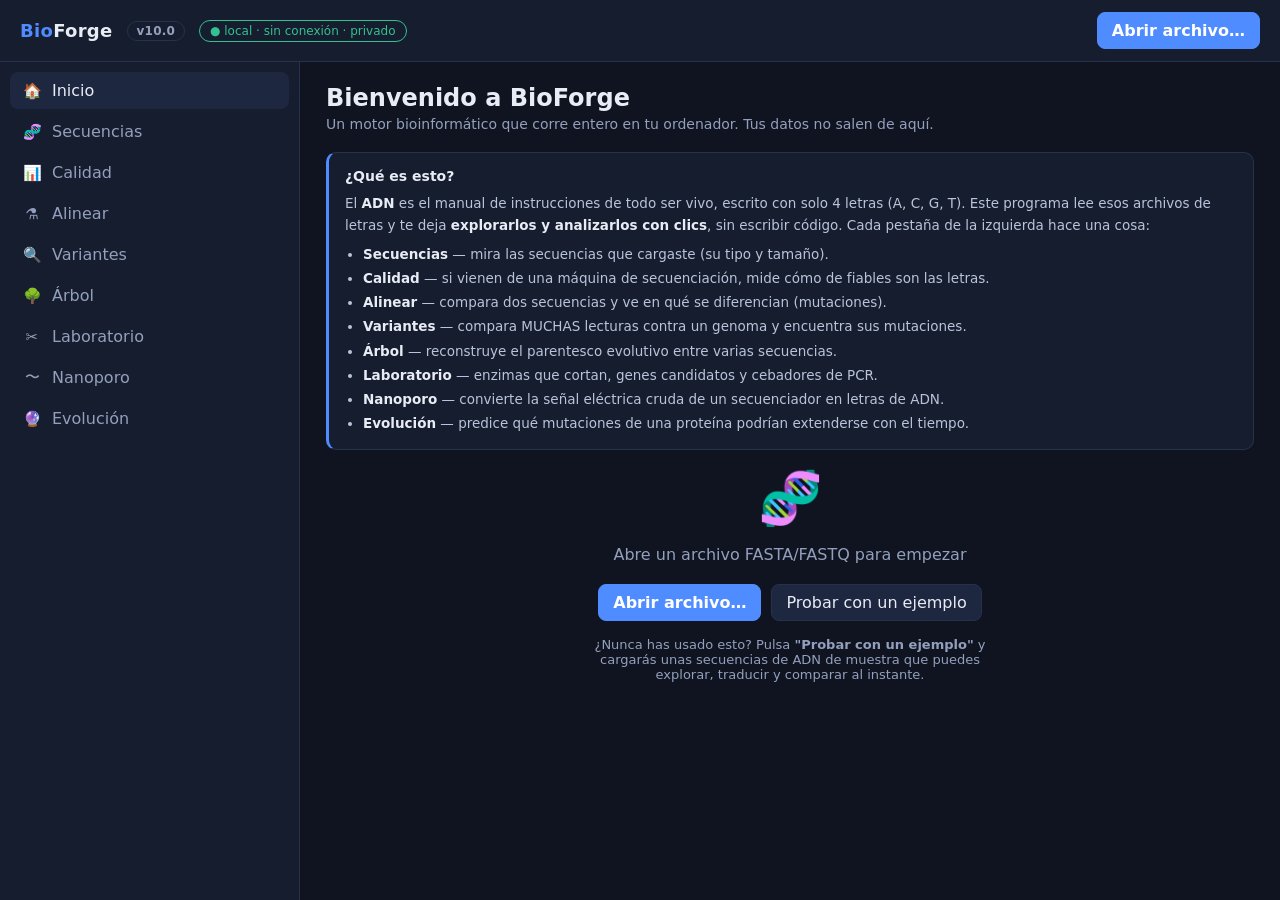
<file: bioforge/app/index.html>
<!DOCTYPE html>
<html lang="es">
<head>
<meta charset="utf-8">
<meta name="viewport" content="width=device-width, initial-scale=1">
<title>BioForge</title>
<style>
  :root{
    --bg:#0f1420; --panel:#161d2e; --panel2:#1d2740; --line:#26314c;
    --text:#e7ecf5; --dim:#93a0bd; --accent:#4f8cff; --accent2:#37d39b;
    --warn:#ffb454; --bad:#ff6b6b; --radius:12px;
  }
  *{box-sizing:border-box}
  body{margin:0;font-family:"Segoe UI",system-ui,sans-serif;background:var(--bg);
       color:var(--text);height:100vh;display:flex;flex-direction:column;overflow:hidden}
  header{display:flex;align-items:center;gap:14px;padding:12px 20px;
         background:var(--panel);border-bottom:1px solid var(--line)}
  .logo{font-weight:700;font-size:18px;letter-spacing:.3px}
  .logo b{color:var(--accent)}
  .ver{font-size:12px;color:var(--dim);border:1px solid var(--line);
       border-radius:20px;padding:2px 9px;font-weight:600;letter-spacing:.2px}
  .badge{font-size:12px;color:var(--accent2);border:1px solid var(--accent2);
         border-radius:20px;padding:3px 10px;opacity:.9}
  .grow{flex:1}
  button{font:inherit;color:var(--text);background:var(--panel2);border:1px solid var(--line);
         padding:8px 14px;border-radius:8px;cursor:pointer;transition:.15s}
  button:hover{border-color:var(--accent);background:#223055}
  button.primary{background:var(--accent);border-color:var(--accent);color:#fff;font-weight:600}
  button.primary:hover{background:#3f7cf0}
  button:disabled{opacity:.45;cursor:not-allowed}
  main{flex:1;display:flex;min-height:0}
  .side{width:300px;border-right:1px solid var(--line);background:var(--panel);
        display:flex;flex-direction:column;min-height:0}
  .side .nav{padding:10px}
  .nav a{display:flex;align-items:center;gap:10px;padding:9px 12px;border-radius:8px;
         color:var(--dim);text-decoration:none;cursor:pointer;margin-bottom:4px}
  .nav a .ic{width:20px;text-align:center;font-size:15px;flex:none}
  .nav a.active{background:var(--panel2);color:var(--text)}
  .nav a:hover{color:var(--text)}
  .content{flex:1;overflow:auto;padding:22px 26px;min-width:0}
  h2{margin:0 0 4px}
  .sub{color:var(--dim);margin:0 0 20px;font-size:14px}
  .cards{display:flex;gap:12px;flex-wrap:wrap;margin-bottom:20px}
  .card{background:var(--panel);border:1px solid var(--line);border-radius:var(--radius);
        padding:14px 18px;min-width:120px}
  .card .k{font-size:12px;color:var(--dim)}
  .card .v{font-size:22px;font-weight:700;margin-top:2px}
  .empty{display:flex;flex-direction:column;align-items:center;justify-content:center;
         height:100%;gap:16px;color:var(--dim);text-align:center}
  .empty .big{font-size:52px}
  table{width:100%;border-collapse:collapse;font-size:14px}
  th,td{text-align:left;padding:9px 10px;border-bottom:1px solid var(--line)}
  th{color:var(--dim);font-weight:600;position:sticky;top:0;background:var(--bg)}
  tr.pick{cursor:pointer}
  tr.pick:hover td{background:var(--panel)}
  table.seqtable{table-layout:fixed}
  .seqtable th:nth-child(1),.seqtable td:nth-child(1){width:46px}
  .seqtable th:nth-child(3),.seqtable td:nth-child(3){width:96px}
  .seqtable th:nth-child(4),.seqtable td:nth-child(4){width:74px}
  .seqtable td:nth-child(2),.seqtable td.prev{overflow:hidden;text-overflow:ellipsis;white-space:nowrap}
  .tag{font-size:11px;padding:2px 8px;border-radius:20px;border:1px solid var(--line)}
  .tag.dna{color:#8ecbff;border-color:#2b4a70}
  .tag.prot{color:#c8a8ff;border-color:#4a3a70}
  .mono{font-family:"Cascadia Code",Consolas,monospace;font-size:13px}
  .seqbox{background:#0b0f1a;border:1px solid var(--line);border-radius:8px;padding:12px;
          overflow:auto;max-height:180px;white-space:pre-wrap;word-break:break-all;
          line-height:1.6}
  .aln{background:#0b0f1a;border:1px solid var(--line);border-radius:8px;padding:12px;
       overflow:auto;line-height:1.5}
  .aln .mm{color:var(--bad);font-weight:700}
  .aln .gap{color:var(--warn)}
  .row{display:flex;gap:10px;align-items:center;flex-wrap:wrap;margin:12px 0}
  .hint{color:var(--dim);font-size:13px}
  .explain{background:var(--panel);border:1px solid var(--line);border-left:3px solid var(--accent);
           border-radius:10px;padding:12px 16px;margin:0 0 18px;color:#b9c4db;font-size:13.5px;line-height:1.65}
  .explain b{color:var(--text)}
  .explain .t{display:block;color:var(--text);font-weight:600;margin-bottom:4px;font-size:14px}
  .explain ul{margin:6px 0 0;padding-left:18px}
  .explain li{margin:2px 0}
  .chart{background:var(--panel);border:1px solid var(--line);border-radius:var(--radius);padding:12px 14px}
  h3{margin:0 0 2px;font-size:15px}
  .codons{display:flex;gap:8px;flex-wrap:wrap}
  .codon{background:#0b0f1a;border:1px solid var(--line);border-radius:8px;padding:6px 9px;text-align:center;min-width:44px}
  .cbase{font-size:13px;letter-spacing:1px;color:var(--dim)}
  .carr{color:var(--dim);font-size:11px;line-height:1.1}
  .caa{font-size:17px;font-weight:700;font-family:"Cascadia Code",Consolas,monospace}
  .err{color:var(--bad);background:#2a1520;border:1px solid #52212e;padding:10px 14px;
       border-radius:8px;margin:10px 0}
  .soon{color:var(--dim);border:1px dashed var(--line);border-radius:var(--radius);
        padding:30px;text-align:center}
  .selbar{background:var(--panel2);border:1px solid var(--line);border-radius:8px;
          padding:10px 14px;display:flex;align-items:center;gap:12px;margin-bottom:14px}
  .tabs{display:flex;gap:6px;align-items:center;padding:7px 16px;background:var(--panel);
        border-bottom:1px solid var(--line);overflow-x:auto}
  .tabs:empty{display:none}
  .tab{display:flex;align-items:center;gap:8px;padding:6px 10px;border-radius:8px;
       border:1px solid var(--line);background:var(--panel2);cursor:pointer;
       white-space:nowrap;font-size:13px;max-width:260px}
  .tab.active{border-color:var(--accent);background:#223055}
  .tab .fn{overflow:hidden;text-overflow:ellipsis}
  .tab .n{color:var(--dim);font-size:12px}
  .tab .x{color:var(--dim);padding:0 2px;border-radius:4px}
  .tab .x:hover{color:var(--bad);background:#2a1520}
</style>
</head>
<body>
<header>
  <div class="logo"><b>Bio</b>Forge</div>
  <span class="ver">v10.0</span>
  <span class="badge">● local · sin conexión · privado</span>
  <div class="grow"></div>
  <button class="primary" id="openBtn" disabled>Abrir archivo…</button>
</header>

<div id="tabs" class="tabs"></div>

<main>
  <nav class="side">
    <div class="nav" id="nav">
      <a data-view="inicio" class="active"><span class="ic">🏠</span>Inicio</a>
      <a data-view="secuencias"><span class="ic">🧬</span>Secuencias</a>
      <a data-view="calidad"><span class="ic">📊</span>Calidad</a>
      <a data-view="alinear"><span class="ic">⚗️</span>Alinear</a>
      <a data-view="variantes"><span class="ic">🔍</span>Variantes</a>
      <a data-view="arbol"><span class="ic">🌳</span>Árbol</a>
      <a data-view="lab"><span class="ic">✂️</span>Laboratorio</a>
      <a data-view="nanoporo"><span class="ic">〜</span>Nanoporo</a>
      <a data-view="evolucion"><span class="ic">🔮</span>Evolución</a>
    </div>
  </nav>
  <section class="content" id="content"></section>
</main>

<script>
let API = null;                        // window.pywebview.api cuando esté listo
let STATE = {workspace:null, summary:null};  // archivos abiertos + resumen del activo
let VIEW = "inicio";
const $ = (s,el=document)=>el.querySelector(s);
const el = (h)=>{const d=document.createElement("div");d.innerHTML=h.trim();return d.firstChild;};
const esc = (s)=>String(s).replace(/[&<>]/g,c=>({"&":"&amp;","<":"&lt;",">":"&gt;"}[c]));
const explain = (html)=>el(`<div class="explain">${html}</div>`);

// Conecta con Python de forma PACIENTE: el motor de render de Windows (WebView2)
// puede tardar varios segundos en exponer el puente, y a veces el evento se pierde.
// Por eso se sondea window.pywebview.api hasta 15 s, además de escuchar el evento.
function ready(fn){
  let done=false;
  const go=()=>{ if(done||!(window.pywebview&&window.pywebview.api))return; done=true; API=window.pywebview.api; fn(); };
  if(window.pywebview && window.pywebview.api){ go(); return; }
  window.addEventListener("pywebviewready",go);
  let n=0; const iv=setInterval(()=>{
    if(done){ clearInterval(iv); return; }
    if(window.pywebview && window.pywebview.api){ clearInterval(iv); go(); }
    else if(++n>75){ clearInterval(iv); toast("No se pudo conectar con Python tras 15 s. Cierra la app y vuelve a abrir BioForge.bat; si sigue igual, dímelo."); }
  },200);
}

// ── navegación ────────────────────────────────────────────────────────────
$("#nav").addEventListener("click",e=>{
  const a=e.target.closest("a"); if(!a)return;
  document.querySelectorAll("#nav a").forEach(x=>x.classList.remove("active"));
  a.classList.add("active"); VIEW=a.dataset.view; render();
});
function setActiveNav(v){ document.querySelectorAll("#nav a").forEach(x=>x.classList.toggle("active",x.dataset.view===v)); }

$("#openBtn").addEventListener("click",async()=>{
  try{
    if(!API){ toast("El puente con Python aún no está listo. Espera un segundo y reinténtalo."); return; }
    if(typeof API.pick_and_open!=="function"){ toast("El puente no expone 'pick_and_open' (revisar backend)."); return; }
    const ws=await API.pick_and_open();
    if(ws===undefined||ws===null){ toast("El diálogo de archivos no devolvió nada (create_file_dialog vacío)."); return; }
    if(ws.cancelled) return;
    if(ws.error){ toast(ws.error); return; }
    STATE.workspace=ws;
    STATE.summary=await API.summary();
    VIEW="secuencias"; setActiveNav("secuencias");
    renderTabs(); render();
  }catch(e){ toast("Error al abrir: "+(e&&e.message?e.message:String(e))); }
});

// carga un pequeño FASTA de ejemplo (generado por el backend) para probar sin buscar archivos
async function openExample(){
  try{
    if(!API){ toast("El puente con Python aún no está listo. Espera un segundo y reinténtalo."); return; }
    if(typeof API.open_example!=="function"){ toast("El puente no expone 'open_example' (revisar backend)."); return; }
    const ws=await API.open_example();
    if(!ws||ws.error){ toast(ws&&ws.error?ws.error:"no se pudo cargar el ejemplo"); return; }
    STATE.workspace=ws;
    STATE.summary=await API.summary();
    VIEW="secuencias"; setActiveNav("secuencias");
    renderTabs(); render();
  }catch(e){ toast("Error al cargar el ejemplo: "+(e&&e.message?e.message:String(e))); }
}

// barra de pestañas: los archivos abiertos, el activo resaltado, × para cerrar
async function renderTabs(){
  const bar=$("#tabs"), ws=STATE.workspace;
  if(!ws || !ws.files || !ws.files.length){ bar.replaceChildren(); return; }
  bar.replaceChildren();
  ws.files.forEach(f=>{
    const t=el(`<div class="tab ${f.active?"active":""}" title="${esc(f.filename)} · ${f.count} secuencias">
      <span class="fn">${esc(f.filename)}</span><span class="n">${f.count}</span>
      <span class="x" title="Cerrar">×</span></div>`);
    t.addEventListener("click",async e=>{
      if(e.target.classList.contains("x")){
        e.stopPropagation();
        STATE.workspace=await API.close_file(f.index);
        STATE.summary=await API.summary();
        renderTabs(); render(); return;
      }
      STATE.summary=await API.select_file(f.index);
      STATE.workspace=await API.workspace();
      renderTabs(); render();
    });
    bar.append(t);
  });
}

function toast(msg){ const c=$("#content"); c.prepend(el(`<div class="err">${esc(msg)}</div>`)); }

// ── vistas ─────────────────────────────────────────────────────────────────
function render(){
  const c=$("#content");
  if(VIEW==="inicio")      return c.replaceChildren(viewInicio());
  if(VIEW==="secuencias")  return renderSecuencias(c);
  if(VIEW==="calidad")     return renderCalidad(c);
  if(VIEW==="alinear")     return renderAlinear(c);
  if(VIEW==="variantes")   return renderVariantes(c);
  if(VIEW==="arbol")       return renderArbol(c);
  if(VIEW==="lab")         return renderLab(c);
  if(VIEW==="nanoporo")    return renderNanoporo(c);
  if(VIEW==="evolucion")   return renderEvolucion(c);
}

function viewInicio(){
  const s=STATE.summary;
  const box=el(`<div></div>`);
  box.append(el(`<h2>Bienvenido a BioForge</h2>`));
  box.append(el(`<p class="sub">Un motor bioinformático que corre entero en tu ordenador. Tus datos no salen de aquí.</p>`));
  box.append(explain(`<span class="t">¿Qué es esto?</span>
    El <b>ADN</b> es el manual de instrucciones de todo ser vivo, escrito con solo 4 letras (A, C, G, T). Este programa lee esos archivos de letras y te deja <b>explorarlos y analizarlos con clics</b>, sin escribir código. Cada pestaña de la izquierda hace una cosa:
    <ul>
      <li><b>Secuencias</b> — mira las secuencias que cargaste (su tipo y tamaño).</li>
      <li><b>Calidad</b> — si vienen de una máquina de secuenciación, mide cómo de fiables son las letras.</li>
      <li><b>Alinear</b> — compara dos secuencias y ve en qué se diferencian (mutaciones).</li>
      <li><b>Variantes</b> — compara MUCHAS lecturas contra un genoma y encuentra sus mutaciones.</li>
      <li><b>Árbol</b> — reconstruye el parentesco evolutivo entre varias secuencias.</li>
      <li><b>Laboratorio</b> — enzimas que cortan, genes candidatos y cebadores de PCR.</li>
      <li><b>Nanoporo</b> — convierte la señal eléctrica cruda de un secuenciador en letras de ADN.</li>
      <li><b>Evolución</b> — predice qué mutaciones de una proteína podrían extenderse con el tiempo.</li>
    </ul>`));
  if(!s){
    box.append(el(`<div class="empty"><div class="big">🧬</div>
      <div>Abre un archivo FASTA/FASTQ para empezar</div>
      <div class="row" style="justify-content:center;margin:4px 0 0">
        <button class="primary" onclick="document.getElementById('openBtn').click()">Abrir archivo…</button>
        <button onclick="openExample()">Probar con un ejemplo</button>
      </div>
      <p class="hint" style="margin:0;max-width:430px">¿Nunca has usado esto? Pulsa <b>"Probar con un ejemplo"</b> y cargarás unas secuencias de ADN de muestra que puedes explorar, traducir y comparar al instante.</p></div>`));
  }else{
    box.append(summaryCards(s));
    box.append(el(`<p class="hint">Archivo cargado: <b>${esc(s.filename)}</b>. Ve a <b>Secuencias</b> para explorarlo.</p>`));
  }
  return box;
}

function summaryCards(s){
  const wrap=el(`<div class="cards"></div>`);
  const card=(k,v)=>el(`<div class="card"><div class="k">${k}</div><div class="v">${v}</div></div>`);
  wrap.append(card("Secuencias",s.count));
  wrap.append(card("ADN",s.nucleotide));
  wrap.append(card("Proteína",s.protein));
  wrap.append(card("Símbolos",s.total_symbols.toLocaleString()));
  wrap.append(card("Longitud media",s.mean_len));
  return wrap;
}

async function renderSecuencias(c){
  if(!STATE.summary){ c.replaceChildren(el(`<div class="empty"><div class="big">📄</div><div>Aún no hay archivo. Pulsa "Abrir archivo…".</div></div>`)); return; }
  const page=await API.records_page(0,500);
  // se construye la TABLA ENTERA como un solo string: un <tr> suelto lo descarta el
  // navegador (solo vale dentro de <table>), por eso antes se amontonaban las filas.
  const rows=page.items.map(it=>{
    const tag=it.type==="ADN"?`<span class="tag dna">ADN</span>`:`<span class="tag prot">proteína</span>`;
    return `<tr class="pick" data-index="${it.index}"><td>${it.index}</td><td>${esc(it.header)}</td>`
         + `<td>${tag}</td><td>${it.length}</td><td class="mono prev">${esc(it.preview)}…</td></tr>`;
  }).join("");
  const table=el(`<table class="seqtable"><thead><tr><th>#</th><th>Nombre</th><th>Tipo</th><th>Largo</th><th>Vista previa</th></tr></thead><tbody>${rows}</tbody></table>`);
  c.replaceChildren(
    el(`<h2>Secuencias</h2>`),
    el(`<p class="sub">${STATE.summary.count} en <b>${esc(STATE.summary.filename)}</b></p>`),
    explain(`<span class="t">¿Qué es una secuencia?</span>
      Una <b>secuencia</b> es una tira de letras que representa una molécula biológica:
      <ul>
        <li><b>ADN</b> — las 4 letras A, C, G, T. Es el manual de instrucciones de la célula.</li>
        <li><b>Proteína</b> — 20 letras (una por aminoácido). Es lo que el ADN "fabrica" y hace el trabajo en el cuerpo.</li>
      </ul>
      La tabla lista cada secuencia del archivo con su <b>tipo</b>, su <b>tamaño</b> (nº de letras) y una vista previa. <b>Haz clic en una fila</b> para ver su composición y, si es ADN, traducirla a proteína.`),
    summaryCards(STATE.summary), table, el(`<div id="detail"></div>`));
  table.querySelectorAll("tbody tr").forEach(tr=>
    tr.addEventListener("click",()=>showDetail(+tr.dataset.index)));
}

async function showDetail(index){
  const d=await API.sequence_detail(index);
  const box=$("#detail"); if(!box)return;
  if(d.error){box.replaceChildren(el(`<div class="err">${esc(d.error)}</div>`));return;}
  const comp=Object.entries(d.composition).map(([k,v])=>`${k}:${v}`).join("  ");
  box.replaceChildren(el(`
    <div style="margin-top:18px;border-top:1px solid var(--line);padding-top:16px">
      <h2>#${index} · ${esc(d.header)}</h2>
      <p class="sub">${d.type} · ${d.length} símbolos · composición: <span class="mono">${esc(comp)}</span></p>
      <div class="row">
        ${d.type==="ADN"?`<button class="primary" id="trBtn">Traducir a proteína</button>`:``}
      </div>
      <div class="seqbox mono">${esc(d.sequence)}</div>
      <div id="tr"></div>
    </div>`));
  const b=$("#trBtn");
  if(b) b.addEventListener("click",async()=>{
    const r=await API.translate(index);
    const o=$("#tr");
    if(r.error){ o.replaceChildren(el(`<div class="err">${esc(r.error)}</div>`)); return; }
    o.replaceChildren(el(`
      <div style="margin-top:14px;border-top:1px solid var(--line);padding-top:14px">
        <h3>Proteína · ${r.length} aminoácidos</h3>
        <p class="hint">Traducir convierte el ADN en proteína: la célula lee el ADN <b>de 3 en 3 letras</b> (cada trío es un <b>codón</b>) y cada codón nombra un <b>aminoácido</b>. Encadenados, los aminoácidos forman la proteína — la molécula que hace el trabajo en el cuerpo. Cada letra de abajo es un aminoácido, coloreado por su tipo:</p>
        <div class="row" style="gap:6px;margin:6px 0 4px">${aaLegend()}</div>
        <div class="seqbox mono">${colorProtein(r.protein)}</div>
        ${(r.codons&&r.codons.length)?`
          <h3 style="margin-top:16px">Cómo se lee (primeros codones)</h3>
          <p class="hint" style="margin:0 0 8px">Cada trío de letras de ADN → un aminoácido:</p>
          <div class="codons">${r.codons.slice(0,12).map(codonCell).join("")}</div>`:``}
      </div>`));
  });
}
// ── aminoácidos: color por tipo, nombres y helpers educativos ─────────────────
const AA_GROUP={A:"hidro",V:"hidro",L:"hidro",I:"hidro",M:"hidro",F:"hidro",W:"hidro",P:"hidro",G:"hidro",
  S:"polar",T:"polar",C:"polar",Y:"polar",N:"polar",Q:"polar",K:"pos",R:"pos",H:"pos",D:"neg",E:"neg","*":"stop"};
const AA_COLOR={hidro:"#8ecbff",polar:"#37d39b",pos:"#b58cff",neg:"#ff8c8c",stop:"#93a0bd",otro:"#cbd3e6"};
const AA_LABEL={hidro:"hidrofóbico",polar:"polar",pos:"carga +",neg:"carga −",stop:"fin"};
const AA_NAME={A:"Alanina",R:"Arginina",N:"Asparagina",D:"Ácido aspártico",C:"Cisteína",E:"Ácido glutámico",
  Q:"Glutamina",G:"Glicina",H:"Histidina",I:"Isoleucina",L:"Leucina",K:"Lisina",M:"Metionina",F:"Fenilalanina",
  P:"Prolina",S:"Serina",T:"Treonina",W:"Triptófano",Y:"Tirosina",V:"Valina","*":"fin (stop)"};
function aaColor(a){ return AA_COLOR[AA_GROUP[a]||"otro"]; }
function colorProtein(p){ return [...p].map(a=>`<span title="${a} · ${esc(AA_NAME[a]||a)}" style="color:${aaColor(a)}">${a}</span>`).join(""); }
function aaLegend(){ return Object.entries(AA_LABEL).map(([g,lab])=>`<span class="tag" style="color:${AA_COLOR[g]};border-color:${AA_COLOR[g]}">${lab}</span>`).join(" "); }
function codonCell(c){ return `<div class="codon"><div class="mono cbase">${esc(c.codon)}</div><div class="carr">↓</div><div class="caa" style="color:${aaColor(c.aa)}" title="${esc(AA_NAME[c.aa]||c.aa)}">${esc(c.aa)}</div></div>`; }

async function renderAlinear(c){
  if(!STATE.summary){ c.replaceChildren(el(`<div class="empty"><div class="big">🧬</div><div>Carga un archivo con al menos 2 secuencias.</div></div>`)); return; }
  const page=await API.records_page(0,500);
  const opts=page.items.map(it=>`<option value="${it.index}">#${it.index} · ${esc(it.header)} (${it.length})</option>`).join("");
  c.replaceChildren(el(`<h2>Alinear dos secuencias</h2>`),
    explain(`<span class="t">¿Qué es alinear?</span>
      Es poner dos secuencias <b>una encima de otra</b> para ver en qué se parecen y en qué se diferencian — como comparar dos textos casi iguales.
      <ul>
        <li><b>Identidad</b> — el % de posiciones que coinciden (100% = idénticas).</li>
        <li><b>Sustitución</b> — una letra cambiada por otra (<span style="color:#ff6b6b">en rojo</span>).</li>
        <li><b>Inserción / deleción</b> — a una secuencia le sobra o le falta una letra: un hueco (<span style="color:#ffb454">en naranja</span>).</li>
      </ul>
      Esas diferencias son las <b>mutaciones</b>. Elige dos secuencias abajo y pulsa Alinear.`));
  const bar=el(`<div class="selbar">
     <span>A</span><select id="selA">${opts}</select>
     <span>B</span><select id="selB">${opts}</select>
     <button class="primary" id="alnBtn">Alinear</button></div>`);
  c.append(bar);
  c.append(el(`<div id="alnOut"></div>`));
  if(page.items.length>1) $("#selB",bar).selectedIndex=1;
  $("#alnBtn",bar).addEventListener("click",async()=>{
    const i=+$("#selA").value, j=+$("#selB").value;
    const out=$("#alnOut"); out.replaceChildren(el(`<p class="hint">Alineando…</p>`));
    const r=await API.align(i,j);
    if(r.error){out.replaceChildren(el(`<div class="err">${esc(r.error)}</div>`));return;}
    out.replaceChildren(el(`
      <div class="cards">
        <div class="card"><div class="k">Identidad</div><div class="v">${r.identity}%</div></div>
        <div class="card"><div class="k">Mutaciones</div><div class="v">${r.n_mutations}</div></div>
        <div class="card"><div class="k">Longitud</div><div class="v">${r.length}</div></div>
      </div>
      <p class="hint" style="margin:2px 0 6px">Fila A arriba, fila B abajo. En <span style="color:#ff6b6b">rojo</span> las letras que difieren; en <span style="color:#ffb454">naranja</span> los huecos (falta/sobra una letra). Todo lo demás coincide.</p>
      <div class="aln mono">${colorAln(r.aligned_a,r.aligned_b)}</div>`));
  });
}

function colorAln(a,b){
  let A="",B="";
  for(let i=0;i<a.length;i++){
    const ca=a[i],cb=b[i];
    if(ca==="-"||cb==="-"){A+=`<span class="gap">${ca}</span>`;B+=`<span class="gap">${cb}</span>`;}
    else if(ca!==cb){A+=`<span class="mm">${ca}</span>`;B+=`<span class="mm">${cb}</span>`;}
    else{A+=ca;B+=cb;}
  }
  return `A  ${A}\nB  ${B}`;
}

// ── Variantes (lecturas vs genoma de referencia → mutaciones) ────────────────
async function renderVariantes(c){
  const box=el(`<div></div>`);
  box.append(el(`<h2>Variantes · ¿qué cambió?</h2>`),
    el(`<p class="sub">Compara muchas lecturas contra un genoma de referencia y encuentra sus mutaciones.</p>`),
    explain(`<span class="t">¿Qué es esto?</span>
      Cuando se secuencia una muestra (un virus, una bacteria, una persona), la máquina no devuelve el genoma entero de una pieza: devuelve <b>muchísimos trozos cortos</b> llamados <b>lecturas</b>. Para saber qué tiene esa muestra de distinto, se colocan todas las lecturas sobre un <b>genoma de referencia</b> ya conocido y se mira en qué posiciones discrepan.
      <ul>
        <li><b>Cobertura</b> (o profundidad) — cuántas lecturas pasan por cada punto del genoma. Cuantas más, más seguridad. Con menos de 5 no nos fiamos.</li>
        <li><b>Variante</b> — una posición donde la muestra dice algo distinto a la referencia: una <b>sustitución</b> (letra cambiada), una <b>inserción</b> (letras de más) o una <b>deleción</b> (letras de menos).</li>
        <li><b>Calidad (Q)</b> — cuánta confianza hay. Q20 = 100 veces más probable que sea real que un error; Q30 = mil veces.</li>
        <li><b>Frecuencia</b> — qué proporción de las lecturas la lleva. 100% = todas; 30% = solo un tercio de la población.</li>
      </ul>
      El resultado se puede guardar en <b>VCF</b>, el formato estándar que usan los laboratorios de todo el mundo.`));

  const ws=STATE.workspace;
  if(!ws || !ws.files || ws.files.length<2){
    box.append(el(`<div class="soon">Para buscar variantes necesitas <b>dos archivos abiertos</b>:<br>
      un <b>genoma de referencia</b> (FASTA) y las <b>lecturas</b> (FASTQ o FASTA).<br><br>
      Pulsa "Abrir archivo…" arriba y carga los dos.</div>`));
    c.replaceChildren(box); return;
  }

  const src=await API.variant_sources();
  if(src.error){ box.append(el(`<div class="err">${esc(src.error)}</div>`)); c.replaceChildren(box); return; }

  const opt=(f)=>`<option value="${f.index}">${esc(f.filename)} (${f.count} sec.)</option>`;
  const refSug=(src.files.find(f=>!f.looks_like_reads)||src.files[0]).index;
  const readSug=(src.files.find(f=>f.looks_like_reads&&f.index!==refSug)||
                 src.files.find(f=>f.index!==refSug)||src.files[0]).index;

  const bar=el(`<div class="selbar" style="flex-wrap:wrap">
     <span>Referencia</span><select id="refFile">${src.files.map(opt).join("")}</select>
     <select id="refSeq"><option>cargando…</option></select>
     <span style="margin-left:8px">Lecturas</span><select id="readFile">${src.files.map(opt).join("")}</select>
     <button class="primary" id="goVar">Buscar mutaciones</button></div>`);
  box.append(bar);

  const inp="width:78px;background:#0b0f1a;border:1px solid var(--line);color:var(--text);border-radius:6px;padding:5px 8px";
  const avz=el(`<details style="margin:0 0 14px">
      <summary class="hint" style="cursor:pointer">Ajustes avanzados</summary>
      <div class="row" style="margin:10px 0 0">
        <label class="hint">Profundidad mínima <input id="vDepth" type="number" value="5" min="1" style="${inp}"></label>
        <label class="hint">Frecuencia mínima <input id="vAf" type="number" value="0.2" step="0.05" min="0.01" max="1" style="${inp}"></label>
        <label class="hint">Error del secuenciador <input id="vErr" type="number" value="0.01" step="0.01" min="0.001" max="0.5" style="${inp}"></label>
      </div>
      <p class="hint" style="margin:8px 0 0">Si tus lecturas son de <b>nanoporo</b> (más ruidosas), sube el error a <b>0.05</b>: es lo que evita mutaciones falsas. Baja la frecuencia mínima para buscar variantes minoritarias.</p>
    </details>`);
  box.append(avz, el(`<div id="varOut"></div>`));
  c.replaceChildren(box);

  $("#refFile",bar).value=String(refSug);
  $("#readFile",bar).value=String(readSug);

  async function cargarSecs(){
    const o=await API.reference_options(+$("#refFile").value);
    const sel=$("#refSeq");
    if(o.error||!o.options||!o.options.length){ sel.innerHTML=`<option value="0">—</option>`; return; }
    sel.innerHTML=o.options.map(x=>`<option value="${x.index}">${esc(x.header)} (${x.length.toLocaleString()} pb)</option>`).join("");
  }
  $("#refFile",bar).addEventListener("change",cargarSecs);
  await cargarSecs();

  $("#goVar",bar).addEventListener("click",async()=>{
    const out=$("#varOut");
    out.replaceChildren(el(`<p class="hint">Mapeando lecturas y buscando mutaciones… (es cálculo real, puede tardar unos segundos)</p>`));
    const r=await API.call_variants_app(
      +$("#refFile").value, +($("#refSeq").value||0), +$("#readFile").value,
      +$("#vDepth").value, +$("#vAf").value, +$("#vErr").value);
    if(r.error){ out.replaceChildren(el(`<div class="err">${esc(r.error)}</div>`)); return; }
    pintarVariantes(out,r);
  });
}

function pintarVariantes(out,r){
  const pct=(100*r.n_mapped/Math.max(r.n_reads,1)).toFixed(1);
  const total=r.n_snv+r.n_indel;
  const filas=r.variants.map(v=>{
    const tipo=v.kind==="SNV"?`<span class="tag" style="color:#8ecbff;border-color:#2b4a70">sustitución</span>`
             :v.kind==="INS"?`<span class="tag" style="color:#37d39b;border-color:#1d6b52">inserción</span>`
             :`<span class="tag" style="color:#ffb454;border-color:#5a4522">deleción</span>`;
    return `<tr><td>${v.pos.toLocaleString()}</td><td class="mono">${esc(v.ref)} → <b style="color:#ff8c8c">${esc(v.alt)}</b></td>`
         + `<td>${tipo}</td><td>${v.qual.toFixed(0)}</td><td>${v.depth}</td><td>${(v.af*100).toFixed(0)}%</td></tr>`;
  }).join("");

  const node=el(`<div>
    <div class="cards">
      <div class="card"><div class="k">Lecturas mapeadas</div><div class="v">${pct}%</div></div>
      <div class="card"><div class="k">Profundidad media</div><div class="v">${r.mean_depth}×</div></div>
      <div class="card"><div class="k">Mutaciones</div><div class="v">${total}</div></div>
      <div class="card"><div class="k">Genoma</div><div class="v" style="font-size:15px">${esc(r.reference)}</div></div>
    </div>
    ${r.truncated?`<div class="err">Se analizaron solo las primeras ${r.n_reads.toLocaleString()} lecturas para que la app siga respondiendo.</div>`:``}
    <h3>Cobertura a lo largo del genoma</h3>
    <p class="hint" style="margin:0 0 8px">Cuántas lecturas pasan por cada punto. Los valles son zonas con menos evidencia — ahí el programa prefiere callarse antes que arriesgar.</p>
    <div class="chart">${svgDepth(r.depth_series,r.depth_step)}</div>
    <p class="hint" style="margin:10px 0 0">Cubierto por al menos… ≥1×: <b>${r.coverage["1"]}%</b> · ≥5×: <b>${r.coverage["5"]}%</b> · ≥10×: <b>${r.coverage["10"]}%</b> · ≥30×: <b>${r.coverage["30"]}%</b> del genoma</p>
    <div class="row" style="margin-top:18px"><h3 style="margin:0;flex:1">Mutaciones encontradas (${r.n_snv} sustituciones, ${r.n_indel} indels)</h3>
      ${total?`<button class="primary" id="saveVcf" title="Formato estándar de los laboratorios">Guardar VCF…</button>`:``}</div>
    ${total
      ? `<table class="seqtable"><thead><tr><th>Posición</th><th>Cambio</th><th>Tipo</th><th>Calidad</th><th>Lecturas</th><th>Frecuencia</th></tr></thead><tbody>${filas}</tbody></table>`
      : `<div class="soon">No se encontró ninguna mutación con estos ajustes.<br>Puede que la muestra sea idéntica a la referencia, o que falte cobertura.<br>Prueba a bajar la profundidad o la frecuencia mínima en "Ajustes avanzados".</div>`}
    <p class="hint" style="margin-top:12px">Cada mutación se decide comparando dos posibilidades: que sea un <b>error del secuenciador</b> o que sea <b>real</b>. La "calidad" mide cuántas veces más probable es lo segundo. Los indels largos pueden salir partidos en varios trozos: es una limitación conocida de nuestro alineador, no un fallo de tus datos.</p>
  </div>`);
  out.replaceChildren(node);
  const b=$("#saveVcf",node);
  if(b) b.addEventListener("click",async()=>{
    const res=await API.save_vcf();
    if(res && res.error) toast(res.error);
    else if(res && res.saved) b.textContent="✓ Guardado";
  });
}

function svgDepth(vals,paso){
  const w=720,h=190,L=48,B=26,T=10,R=14,n=vals.length; if(!n) return "";
  const mx=Math.max(...vals,1);
  const X=i=>L+i*(w-L-R)/Math.max(n-1,1), Y=v=>T+(mx-v)*(h-T-B)/mx;
  const linea=vals.map((v,i)=>`${X(i).toFixed(1)},${Y(v).toFixed(1)}`).join(" ");
  const area=`${X(0).toFixed(1)},${(h-B).toFixed(1)} ${linea} ${X(n-1).toFixed(1)},${(h-B).toFixed(1)}`;
  const yt=[0,Math.round(mx/2),mx].map(v=>
    `<line x1="${L}" y1="${Y(v).toFixed(1)}" x2="${w-R}" y2="${Y(v).toFixed(1)}" stroke="#26314c"/>`
   +`<text x="${L-6}" y="${(Y(v)+4).toFixed(1)}" fill="#93a0bd" font-size="11" text-anchor="end">${v}×</text>`).join("");
  return `<svg viewBox="0 0 ${w} ${h}" width="100%" preserveAspectRatio="xMidYMid meet">
    ${yt}<polygon points="${area}" fill="#4f8cff" opacity="0.18"/>
    <polyline points="${linea}" fill="none" stroke="#4f8cff" stroke-width="1.6"/>
    <text x="${w/2}" y="${h-4}" fill="#93a0bd" font-size="11" text-anchor="middle">posición en el genoma (1 punto ≈ ${paso} bases)</text></svg>`;
}

// ── Árbol evolutivo (filogenia por distancias) ──────────────────────────────
async function renderArbol(c){
  const box=el(`<div></div>`);
  box.append(el(`<h2>Árbol evolutivo</h2>`),
    el(`<p class="sub">¿Quién se parece a quién, y en qué orden se separaron?</p>`),
    explain(`<span class="t">¿Qué es esto?</span>
      Un <b>árbol evolutivo</b> (o filogenético) ordena un grupo de secuencias según su parentesco: las que están unidas por una rama cercana comparten un antepasado más reciente. Es la forma en que la biología reconstruye historias que nadie presenció.
      <ul>
        <li><b>Cómo se hace</b> — primero se mide cuánto se diferencian todas las parejas; luego se busca el árbol que mejor explica esas distancias.</li>
        <li><b>Corrección de saturación</b> — contar letras distintas se queda corto: en mucho tiempo, una posición puede mutar y <b>volver</b> a su letra original. El modelo <b>Jukes-Cantor</b> estima esas mutaciones invisibles.</li>
        <li><b>Longitud de la rama</b> — cuánto cambio acumuló ese linaje. Ramas largas = evolución más rápida o más tiempo.</li>
        <li><b>Soporte (bootstrap)</b> — el número sobre cada nudo. Se reconstruye el árbol cientos de veces con trozos al azar del alineamiento y se cuenta cuántas veces sale esa misma agrupación. <b>Es lo más importante:</b> un árbol sin soporte es una opinión.</li>
      </ul>
      <b>Cómo leerlo con honestidad:</b> ≥95 % es sólido · 70-95 % razonable · <b>por debajo de 70 % los datos no lo sostienen</b>, y esa agrupación no debería contarse como resultado.`));

  if(!STATE.summary){
    box.append(el(`<div class="soon">Carga un archivo FASTA con <b>al menos 3 secuencias emparentadas</b>.<br>
      Prueba con <b>ejemplos/filogenia_especies.fasta</b>.</div>`));
    c.replaceChildren(box); return;
  }
  if(STATE.summary.count<3){
    box.append(el(`<div class="err">Este archivo solo tiene ${STATE.summary.count} secuencia(s). Un árbol necesita al menos 3.</div>`));
    c.replaceChildren(box); return;
  }

  const bar=el(`<div class="selbar" style="flex-wrap:wrap">
     <span>Método</span>
     <select id="phMethod">
       <option value="nj">Neighbor-Joining (recomendado)</option>
       <option value="upgma">UPGMA (supone ritmo constante)</option>
     </select>
     <span style="margin-left:8px">Modelo</span>
     <select id="phModel">
       <option value="jc">Jukes-Cantor</option>
       <option value="k2p">Kimura 2 parámetros (ADN)</option>
       <option value="p">Sin corregir</option>
       <option value="poisson">Poisson (proteínas)</option>
     </select>
     <span style="margin-left:8px">Bootstrap</span>
     <select id="phBoot">
       <option value="0">sin soporte (rápido)</option>
       <option value="100" selected>100 réplicas</option>
       <option value="500">500 réplicas (lento)</option>
     </select>
     <button class="primary" id="goPhylo">Construir árbol</button></div>`);
  box.append(bar, el(`<div id="phyOut"></div>`));
  c.replaceChildren(box);

  $("#goPhylo",bar).addEventListener("click",async()=>{
    const out=$("#phyOut");
    out.replaceChildren(el(`<p class="hint">Alineando, midiendo distancias y construyendo el árbol… (con bootstrap puede tardar unos segundos)</p>`));
    const r=await API.phylo_tree($("#phMethod").value,$("#phModel").value,+$("#phBoot").value);
    if(r.error){ out.replaceChildren(el(`<div class="err">${esc(r.error)}</div>`)); return; }
    pintarArbol(out,r);
  });
}

function pintarArbol(out,r){
  const avisos=[];
  if(r.truncated) avisos.push(`Se usaron las primeras ${r.n_seqs} secuencias para que la app siga respondiendo.`);
  if(r.saturated) avisos.push(`${r.saturated} pareja(s) demasiado divergentes para corregirlas: el árbol en esa zona es poco fiable.`);
  if(r.bootstrap>0 && r.weak>0) avisos.push(`${r.weak} rama(s) con soporte por debajo del 70 %: los datos no las sostienen.`);

  const node=el(`<div>
    <div class="cards">
      <div class="card"><div class="k">Secuencias</div><div class="v">${r.n_seqs}</div></div>
      <div class="card"><div class="k">Columnas</div><div class="v">${r.n_cols.toLocaleString()}</div></div>
      <div class="card"><div class="k">Método</div><div class="v" style="font-size:16px">${r.method==="nj"?"Neighbor-Joining":"UPGMA"}</div></div>
      <div class="card"><div class="k">Ramas dudosas</div><div class="v" style="color:${r.weak?'#ffb454':'#37d39b'}">${r.bootstrap>0?r.weak:"—"}</div></div>
    </div>
    ${avisos.map(a=>`<div class="err" style="color:#ffb454;background:#2a2417;border-color:#5a4522">${esc(a)}</div>`).join("")}
    <div class="row" style="margin:14px 0 6px"><h3 style="margin:0;flex:1">El árbol</h3>
      <button class="primary" id="saveNwk" title="Formato Newick: lo abren MEGA, FigTree e iTOL">Guardar árbol…</button></div>
    <p class="hint" style="margin:0 0 8px">${r.rooted
        ? "UPGMA da un árbol <b>con raíz</b>: el punto de la izquierda representa el ancestro común."
        : "Neighbor-Joining da un árbol <b>sin raíz</b>: muestra el parentesco, pero el punto de la izquierda NO es un ancestro real."}
      ${r.bootstrap>0?" Los números sobre los nudos son el <b>soporte</b> (%).":""}</p>
    <div class="chart" style="overflow-x:auto">${svgArbol(r.tree,r.bootstrap>0)}</div>
    <h3 style="margin-top:18px">Newick</h3>
    <p class="hint" style="margin:0 0 8px">El formato estándar del campo. Cópialo en MEGA, FigTree o iTOL para dibujarlo con más opciones.</p>
    <div class="seqbox mono" style="max-height:110px">${esc(r.newick)}</div>
  </div>`);
  out.replaceChildren(node);
  const b=$("#saveNwk",node);
  if(b) b.addEventListener("click",async()=>{
    const res=await API.save_newick();
    if(res && res.error) toast(res.error);
    else if(res && res.saved) b.textContent="✓ Guardado";
  });
}

function svgArbol(raiz,conSoporte){
  // 1) posiciones: x = distancia acumulada desde la raíz, y = orden de las hojas
  const hojas=[]; let maxX=0;
  (function medir(n,x){
    n._x=x; if(x>maxX) maxX=x;
    if(!n.children||!n.children.length){ n._hoja=true; hojas.push(n); return; }
    n.children.forEach(h=>medir(h,x+(h.length||0)));
  })(raiz,0);
  if(!hojas.length) return "";
  hojas.forEach((h,i)=>h._y=i);
  (function centrar(n){
    if(n._hoja) return n._y;
    const ys=n.children.map(centrar);
    n._y=(Math.min(...ys)+Math.max(...ys))/2; return n._y;
  })(raiz);

  // si todas las ramas miden ~0, se dibuja por topología (cladograma)
  if(maxX<1e-9){
    (function prof(n,d){ n._x=d; if(d>maxX)maxX=d; (n.children||[]).forEach(h=>prof(h,d+1)); })(raiz,0);
  }

  const filas=hojas.length, alto=Math.max(150,filas*26+40);
  const L=14, R=190, T=22, B=14, ancho=760;
  const usable=ancho-L-R;
  const X=v=>L+(maxX>0?(v/maxX)*usable:0);
  const Y=v=>T+v*((alto-T-B)/Math.max(filas-1,1));

  const trazos=[];
  (function dibujar(n){
    if(n._hoja) return;
    const ys=n.children.map(h=>h._y);
    // conector vertical que une a todos los hijos
    trazos.push(`<line x1="${X(n._x).toFixed(1)}" y1="${Y(Math.min(...ys)).toFixed(1)}" x2="${X(n._x).toFixed(1)}" y2="${Y(Math.max(...ys)).toFixed(1)}" stroke="#5a6a8c" stroke-width="1.6"/>`);
    n.children.forEach(h=>{
      trazos.push(`<line x1="${X(n._x).toFixed(1)}" y1="${Y(h._y).toFixed(1)}" x2="${X(h._x).toFixed(1)}" y2="${Y(h._y).toFixed(1)}" stroke="#5a6a8c" stroke-width="1.6"/>`);
      dibujar(h);
    });
    if(conSoporte && n.support!==undefined && n!==raiz){
      const col=n.support>=95?"#37d39b":(n.support>=70?"#ffb454":"#ff6b6b");
      trazos.push(`<text x="${(X(n._x)+4).toFixed(1)}" y="${(Y(n._y)-4).toFixed(1)}" fill="${col}" font-size="11" font-weight="600">${n.support.toFixed(0)}</text>`);
    }
  })(raiz);

  const etiquetas=hojas.map(h=>
    `<circle cx="${X(h._x).toFixed(1)}" cy="${Y(h._y).toFixed(1)}" r="3" fill="#4f8cff"/>`
   +`<text x="${(X(h._x)+8).toFixed(1)}" y="${(Y(h._y)+4).toFixed(1)}" fill="#e7ecf5" font-size="12.5">${esc(h.name)}</text>`).join("");

  // barra de escala: una referencia de cuánto cambio representa la distancia
  const paso=maxX>0?Math.pow(10,Math.floor(Math.log10(maxX/3))):0;
  const escala=paso>0?`<line x1="${L}" y1="${alto-4}" x2="${(L+(paso/maxX)*usable).toFixed(1)}" y2="${alto-4}" stroke="#93a0bd" stroke-width="1.5"/>`
    +`<text x="${(L+(paso/maxX)*usable+6).toFixed(1)}" y="${alto-1}" fill="#93a0bd" font-size="10.5">${paso} sustituciones/sitio</text>`:"";

  return `<svg viewBox="0 0 ${ancho} ${alto+8}" width="100%" preserveAspectRatio="xMinYMin meet">${trazos.join("")}${etiquetas}${escala}</svg>`;
}

// ── Laboratorio (enzimas, ORFs y cebadores) ─────────────────────────────────
let LAB_SUB = "enzimas";

async function renderLab(c){
  const box=el(`<div></div>`);
  box.append(el(`<h2>Laboratorio</h2>`),
    el(`<p class="sub">Las tres preguntas de antes de tocar una pipeta.</p>`),
    explain(`<span class="t">¿Para qué sirve esto?</span>
      Son las herramientas del día a día en un laboratorio de biología molecular — las que normalmente se resuelven a mano o subiendo la secuencia a una web ajena. Aquí van en tu ordenador, sin que los datos salgan.
      <ul>
        <li><b>Enzimas de restricción</b> — tijeras moleculares. Cada una reconoce una secuencia corta y corta ahí. Son la base de la <b>clonación</b>: recortar un gen de un sitio y pegarlo en otro. Lo que más se busca son las que cortan <b>una sola vez</b>: permiten abrir la secuencia por un punto conocido sin romperla en trozos.</li>
        <li><b>Genes candidatos (ORFs)</b> — tramos que podrían codificar una proteína: empiezan en <b>ATG</b>, siguen de tres en tres y acaban en una señal de parada. Se buscan en los <b>seis marcos</b> posibles (dos hebras × tres puntos de arranque), porque un gen puede estar en cualquiera.</li>
        <li><b>Cebadores de PCR</b> — la PCR copia millones de veces un trozo concreto de ADN, y los cebadores marcan dónde empieza y dónde acaba. Diseñarlos mal es la causa nº1 de que una PCR falle; lo crítico es que los dos tengan <b>temperatura de fusión (Tm) parecida</b>, o uno se pega y el otro no.</li>
      </ul>`));

  if(!STATE.summary){
    box.append(el(`<div class="soon">Carga una secuencia de ADN.<br>Prueba con <b>ejemplos/laboratorio_plasmido.fasta</b>.</div>`));
    c.replaceChildren(box); return;
  }

  const page=await API.records_page(0,300);
  const opts=page.items.filter(x=>x.type==="ADN")
    .map(x=>`<option value="${x.index}">#${x.index} · ${esc(x.header)} (${x.length.toLocaleString()} pb)</option>`).join("");
  if(!opts){
    box.append(el(`<div class="err">Este archivo no tiene secuencias de ADN (las herramientas de laboratorio son de ADN).</div>`));
    c.replaceChildren(box); return;
  }

  const tabs=el(`<div class="row" style="gap:6px;margin:0 0 14px">
    <button id="tEnz" class="${LAB_SUB==="enzimas"?"primary":""}">✂️ Enzimas</button>
    <button id="tOrf" class="${LAB_SUB==="orfs"?"primary":""}">🧬 Genes (ORFs)</button>
    <button id="tPri" class="${LAB_SUB==="primers"?"primary":""}">🔬 Cebadores</button>
    <span style="flex:1"></span>
    <span class="hint">Secuencia</span><select id="labSeq">${opts}</select></div>`);
  box.append(tabs, el(`<div id="labOpts"></div>`), el(`<div id="labOut"></div>`));
  c.replaceChildren(box);

  const ir=(s)=>{ LAB_SUB=s; renderLab(c); };
  $("#tEnz",tabs).addEventListener("click",()=>ir("enzimas"));
  $("#tOrf",tabs).addEventListener("click",()=>ir("orfs"));
  $("#tPri",tabs).addEventListener("click",()=>ir("primers"));

  const opciones=$("#labOpts"), salida=$("#labOut");
  const idx=()=>+$("#labSeq").value;

  if(LAB_SUB==="enzimas"){
    opciones.replaceChildren(el(`<div class="selbar" style="flex-wrap:wrap">
      <span>Enzimas</span><input id="enzList" placeholder="EcoRI,BamHI (vacío = ver todas)"
        style="flex:1;min-width:200px;background:#0b0f1a;border:1px solid var(--line);color:var(--text);border-radius:8px;padding:8px 10px;font-family:monospace">
      <label class="hint"><input type="checkbox" id="enzCirc"> circular (plásmido)</label>
      <button class="primary" id="goEnz">Analizar</button></div>`));
    $("#goEnz").addEventListener("click",async()=>{
      salida.replaceChildren(el(`<p class="hint">Buscando sitios…</p>`));
      const r=await API.lab_enzymes(idx(), $("#enzList").value, $("#enzCirc").checked);
      if(r.error){ salida.replaceChildren(el(`<div class="err">${esc(r.error)}</div>`)); return; }
      pintarEnzimas(salida,r);
    });
  } else if(LAB_SUB==="orfs"){
    opciones.replaceChildren(el(`<div class="selbar" style="flex-wrap:wrap">
      <label class="hint">Longitud mínima <input id="orfMin" type="number" value="150" min="30" step="30"
        style="width:90px;background:#0b0f1a;border:1px solid var(--line);color:var(--text);border-radius:6px;padding:5px 8px"> nt</label>
      <label class="hint"><input type="checkbox" id="orfAtg" checked> exigir ATG al inicio</label>
      <button class="primary" id="goOrf">Buscar genes</button></div>`));
    $("#goOrf").addEventListener("click",async()=>{
      salida.replaceChildren(el(`<p class="hint">Recorriendo los seis marcos…</p>`));
      const r=await API.lab_orfs(idx(), +$("#orfMin").value, $("#orfAtg").checked);
      if(r.error){ salida.replaceChildren(el(`<div class="err">${esc(r.error)}</div>`)); return; }
      pintarOrfs(salida,r);
    });
  } else {
    opciones.replaceChildren(el(`<div class="selbar" style="flex-wrap:wrap">
      <label class="hint">Tm objetivo <input id="priTm" type="number" value="60" min="45" max="75"
        style="width:70px;background:#0b0f1a;border:1px solid var(--line);color:var(--text);border-radius:6px;padding:5px 8px">°C</label>
      <button class="primary" id="goPri">Diseñar pareja</button>
      <span style="flex:1"></span>
      <input id="priF" placeholder="cebador directo" style="width:190px;background:#0b0f1a;border:1px solid var(--line);color:var(--text);border-radius:8px;padding:8px 10px;font-family:monospace">
      <input id="priR" placeholder="cebador inverso" style="width:190px;background:#0b0f1a;border:1px solid var(--line);color:var(--text);border-radius:8px;padding:8px 10px;font-family:monospace">
      <button id="goPcr">Simular PCR</button></div>`));
    $("#goPri").addEventListener("click",async()=>{
      salida.replaceChildren(el(`<p class="hint">Diseñando…</p>`));
      const r=await API.lab_primers(idx(), +$("#priTm").value, "", "");
      if(r.error){ salida.replaceChildren(el(`<div class="err">${esc(r.error)}</div>`)); return; }
      pintarPrimers(salida,r);
    });
    $("#goPcr").addEventListener("click",async()=>{
      const f=$("#priF").value.trim(), rv=$("#priR").value.trim();
      if(!f||!rv){ salida.replaceChildren(el(`<div class="err">Escribe los dos cebadores.</div>`)); return; }
      salida.replaceChildren(el(`<p class="hint">Simulando la PCR…</p>`));
      const r=await API.lab_primers(idx(), 60, f, rv);
      if(r.error){ salida.replaceChildren(el(`<div class="err">${esc(r.error)}</div>`)); return; }
      pintarPrimers(salida,r);
    });
  }
}

function pintarEnzimas(out,r){
  const filasCut=r.cuts.map(c=>`<tr><td class="mono">${esc(c.enzyme)}</td><td>${c.position.toLocaleString()}</td></tr>`).join("");
  const filasFrag=r.fragments.map((f,i)=>`<tr><td>${i+1}</td><td>${f.length.toLocaleString()} pb</td><td>${f.start.toLocaleString()}–${f.end.toLocaleString()}</td></tr>`).join("");
  const chips=(lista)=>lista.map(x=>`<span class="tag" style="color:#8ecbff;border-color:#2b4a70">${esc(x)}</span>`).join(" ");
  const cortadores=r.cutters.map(x=>`<span class="tag" title="${x.n} corte(s)" style="color:${x.n===1?'#37d39b':'#93a0bd'};border-color:${x.n===1?'#1d6b52':'var(--line)'}">${esc(x.enzyme)} <b>${x.n}</b></span>`).join(" ");
  out.replaceChildren(el(`<div>
    <div class="cards">
      <div class="card"><div class="k">Longitud</div><div class="v">${r.length.toLocaleString()}</div></div>
      <div class="card"><div class="k">Enzimas que cortan</div><div class="v">${r.cutters.length}</div></div>
      <div class="card"><div class="k">Cortan 1 sola vez</div><div class="v" style="color:#37d39b">${r.unique.length}</div></div>
      <div class="card"><div class="k">Forma</div><div class="v" style="font-size:16px">${r.circular?"circular":"lineal"}</div></div>
    </div>
    <h3>Cortadores únicos — los útiles para clonar</h3>
    <p class="hint" style="margin:0 0 8px">Abren la secuencia por un solo punto, sin romperla en trozos. Son los que se buscan al planear una clonación.</p>
    <div class="row" style="gap:6px">${r.unique.length?chips(r.unique):'<span class="hint">ninguna</span>'}</div>
    ${r.cuts.length?`
      <h3 style="margin-top:18px">Digestión con ${esc(r.selected.join(" + "))}</h3>
      <p class="hint" style="margin:0 0 8px">${r.cuts.length} cortes → <b>${r.n_fragments} fragmentos</b>. ${r.circular?"En circular, n cortes dan n fragmentos.":"En lineal, n cortes dan n+1 fragmentos."}</p>
      <div class="row" style="align-items:flex-start;gap:20px">
        <div style="flex:1"><table class="seqtable"><thead><tr><th>Enzima</th><th>Corta en</th></tr></thead><tbody>${filasCut}</tbody></table></div>
        <div style="flex:1"><table class="seqtable"><thead><tr><th>#</th><th>Tamaño</th><th>Posición</th></tr></thead><tbody>${filasFrag}</tbody></table></div>
      </div>`:``}
    <h3 style="margin-top:18px">Todas las que cortan (de ${r.catalog_size} del catálogo)</h3>
    <p class="hint" style="margin:0 0 8px">En verde las que cortan una sola vez. El número es cuántas veces corta.</p>
    <div class="row" style="gap:6px">${cortadores}</div>
  </div>`));
}

function pintarOrfs(out,r){
  if(!r.n_orfs){
    out.replaceChildren(el(`<div class="soon">No se encontró ningún gen candidato con esos ajustes.<br>Prueba a bajar la longitud mínima o a desmarcar "exigir ATG".</div>`));
    return;
  }
  const filas=r.orfs.map((o,i)=>{
    const marca=o.truncated?`<span class="tag" style="color:#ffb454;border-color:#5a4522" title="Llega al final sin señal de parada: el gen podría continuar">truncado</span>`:"";
    return `<tr class="pick" data-i="${i}"><td>${i+1}</td><td class="mono">${o.strand}${Math.abs(o.frame)}</td>`
         + `<td>${o.start.toLocaleString()}–${o.end.toLocaleString()}</td><td>${o.length.toLocaleString()} nt</td>`
         + `<td>${o.n_aa} aa</td><td>${marca}</td></tr>`;
  }).join("");
  const node=el(`<div>
    <div class="cards">
      <div class="card"><div class="k">Genes candidatos</div><div class="v">${r.n_orfs}</div></div>
      <div class="card"><div class="k">El más largo</div><div class="v">${r.orfs[0].n_aa} aa</div></div>
      <div class="card"><div class="k">Secuencia</div><div class="v">${r.length.toLocaleString()} pb</div></div>
    </div>
    <p class="hint">El marco indica hebra y punto de arranque: <b>+1/+2/+3</b> en la hebra directa, <b>−1/−2/−3</b> en la inversa. Haz clic en una fila para ver la proteína.</p>
    <table class="seqtable"><thead><tr><th>#</th><th>Marco</th><th>Posición</th><th>Largo</th><th>Proteína</th><th></th></tr></thead><tbody>${filas}</tbody></table>
    <div id="orfDet"></div>
  </div>`);
  out.replaceChildren(node);
  node.querySelectorAll("tbody tr").forEach(tr=>tr.addEventListener("click",()=>{
    const o=r.orfs[+tr.dataset.i];
    $("#orfDet",node).replaceChildren(el(`<div style="margin-top:16px;border-top:1px solid var(--line);padding-top:14px">
      <h3>Proteína del ORF ${o.strand}${Math.abs(o.frame)} · ${o.n_aa} aminoácidos</h3>
      <div class="row" style="gap:6px;margin:6px 0">${aaLegend()}</div>
      <div class="seqbox mono">${colorProtein(o.protein)}</div></div>`));
  }));
}

function pintarPrimers(out,r){
  const ficha=(t,p)=>`<div class="card" style="min-width:250px">
     <div class="k">${t}</div>
     <div class="mono" style="font-size:14px;margin:6px 0;word-break:break-all">${esc(p.seq)}</div>
     <div class="hint">${p.len} nt · Tm <b>${p.tm}°C</b> · GC ${p.gc}%</div>
     ${(p.warnings&&p.warnings.length)?p.warnings.map(w=>`<div class="hint" style="color:#ffb454">⚠ ${esc(w)}</div>`).join(""):`<div class="hint" style="color:#37d39b">✓ sin pegas</div>`}
   </div>`;
  if(r.mode==="pcr"){
    const filas=r.products.map(p=>`<tr><td>${p.start.toLocaleString()}–${p.end.toLocaleString()}</td><td>${p.length.toLocaleString()} pb</td></tr>`).join("");
    out.replaceChildren(el(`<div>
      <div class="cards">${ficha("Cebador directo",r.forward)}${ficha("Cebador inverso",r.reverse)}</div>
      <h3>Productos de la PCR</h3>
      ${r.n_products
        ? `<p class="hint" style="margin:0 0 8px">${r.n_products===1?"Un solo producto: lo que se busca.":`<b style="color:#ffb454">${r.n_products} productos</b>: en el gel saldrían varias bandas. Los cebadores pegan en más sitios de los previstos.`}</p>
           <table class="seqtable"><thead><tr><th>Posición</th><th>Tamaño</th></tr></thead><tbody>${filas}</tbody></table>`
        : `<div class="soon">Ningún producto: los cebadores no pegan en esta secuencia.<br>Comprueba que el inverso esté escrito en su propio sentido (5'→3').</div>`}
    </div>`));
    return;
  }
  const dif=r.tm_diff;
  out.replaceChildren(el(`<div>
    <div class="cards">${ficha("Cebador directo",r.forward)}${ficha("Cebador inverso",r.reverse)}</div>
    <p class="hint">Diferencia de Tm entre los dos: <b style="color:${dif<5?'#37d39b':'#ffb454'}">${dif}°C</b> —
      ${dif<5?"bien: por debajo de 5°C los dos se pegan a la vez."
             :"más de 5°C: uno se pegará y el otro no, y la PCR puede fallar."}
      El producto sería de <b>${r.amplicon.toLocaleString()} pb</b>.</p>
    <p class="hint">La Tm se calcula por <b>vecino más próximo</b> (Allawi &amp; SantaLucia), el modelo estándar: tiene en cuenta qué bases están juntas, no solo cuántas G y C hay. Coincide con Biopython a precisión de máquina.</p>
  </div>`));
}

// ── Calidad (QC estilo FastQC) ───────────────────────────────────────────────
async function renderCalidad(c){
  if(!STATE.summary){ c.replaceChildren(el(`<div class="empty"><div class="big">📊</div><div>Carga un FASTQ para ver su informe de calidad.</div></div>`)); return; }
  c.replaceChildren(el(`<h2>Informe de calidad</h2>`),el(`<p class="sub">Calculando…</p>`));
  const q=await API.qc_report();
  if(q.error){ c.replaceChildren(el(`<h2>Informe de calidad</h2>`),el(`<div class="err">${esc(q.error)}</div>`)); return; }
  const cards=el(`<div class="cards"></div>`);
  const card=(k,v)=>cards.append(el(`<div class="card"><div class="k">${k}</div><div class="v">${v}</div></div>`));
  card("Lecturas",q.n_reads.toLocaleString());
  card("Long. media",q.mean_len);
  card("Calidad media","Q"+q.mean_q);
  card("GC",q.gc_overall+"%");
  card("≥Q20",q.pct_q20+"%");
  card("≥Q30",q.pct_q30+"%");
  const body=el(`<div></div>`);
  body.append(el(`<h2>Informe de calidad</h2>`),
              el(`<p class="sub">${esc(q.filename)} · ${q.n_reads.toLocaleString()} lecturas · ${q.min_len}–${q.max_len} nt</p>`),
              explain(`<span class="t">¿Qué es la "calidad"?</span>
                Las máquinas de secuenciación no leen el ADN perfecto: por cada letra apuntan <b>cómo de seguras están</b> de haber acertado. Ese número es la <b>calidad Phred</b> (Q): <b>Q20</b> = 1 error de cada 100; <b>Q30</b> = 1 de cada 1000. Cuanto más alto, mejor. Este informe (estilo FastQC) resume esa fiabilidad:
                <ul>
                  <li><b>Calidad por posición</b> — la calidad media en cada punto de la lectura. Es normal que <b>baje hacia el final</b>.</li>
                  <li><b>Calidad media por lectura</b> — cuántas lecturas hay de cada nivel de calidad.</li>
                  <li><b>Contenido GC</b> — qué porcentaje de las letras son G o C (una huella típica de cada organismo).</li>
                </ul>`),
              cards,
              chartCard("Calidad por posición","La calidad suele caer hacia el final de la lectura. Verde ≥28, amarillo 20–28, rojo <20.",svgQualityLine(q.pos_q_mean)),
              chartCard("Calidad media por lectura","Cada barra: cuántas lecturas tienen esa calidad media.",svgBars(q.meanq_hist,{from:0,to:45,color:"#4f8cff",unit:"Q"})),
              chartCard("Contenido GC por lectura","Cada barra: cuántas lecturas tienen ese % de G+C.",svgBars(q.gc_hist,{from:0,to:100,color:"#37d39b",unit:"%"})));
  c.replaceChildren(body);
}
function chartCard(title,desc,svg){
  return el(`<div style="margin-top:16px"><h3>${esc(title)}</h3>${desc?`<p class="hint" style="margin:0 0 8px">${esc(desc)}</p>`:`<div style="height:8px"></div>`}<div class="chart">${svg}</div></div>`);
}
function svgQualityLine(vals){
  const w=720,h=230,L=42,B=30,T=12,R=14,ymax=42,n=vals.length;
  if(!n) return `<p class="hint">sin datos</p>`;
  const X=i=>L+i*(w-L-R)/Math.max(n-1,1), Y=v=>T+(ymax-v)*(h-T-B)/ymax;
  const band=(a,b,col)=>`<rect x="${L}" y="${Y(b).toFixed(1)}" width="${w-L-R}" height="${(Y(a)-Y(b)).toFixed(1)}" fill="${col}" opacity="0.10"/>`;
  const yt=[0,10,20,30,40].map(v=>`<line x1="${L}" y1="${Y(v).toFixed(1)}" x2="${w-R}" y2="${Y(v).toFixed(1)}" stroke="#26314c"/><text x="${L-6}" y="${(Y(v)+4).toFixed(1)}" fill="#93a0bd" font-size="11" text-anchor="end">${v}</text>`).join("");
  const pts=vals.map((v,i)=>`${X(i).toFixed(1)},${Y(v).toFixed(1)}`).join(" ");
  return `<svg viewBox="0 0 ${w} ${h}" width="100%" preserveAspectRatio="xMidYMid meet">
    ${band(0,20,"#ff6b6b")}${band(20,28,"#ffb454")}${band(28,42,"#37d39b")}${yt}
    <polyline points="${pts}" fill="none" stroke="#7fb0ff" stroke-width="2"/>
    <text x="${w/2}" y="${h-4}" fill="#93a0bd" font-size="11" text-anchor="middle">posición en la lectura</text>
  </svg>`;
}
function svgBars(hist,opts){
  const from=opts.from||0, to=Math.min(opts.to??hist.length-1,hist.length-1);
  let vals=hist.slice(from,to+1);
  let lo=0; while(lo<vals.length-1&&vals[lo]===0) lo++;
  let hi=vals.length-1; while(hi>lo&&vals[hi]===0) hi--;
  const off=from+lo; vals=vals.slice(lo,hi+1);
  const n=vals.length||1, w=720,h=170,L=42,B=26,T=10,R=14, max=Math.max(...vals,1), bw=(w-L-R)/n;
  const bars=vals.map((v,i)=>{const bh=(v/max)*(h-T-B);return `<rect x="${(L+i*bw+1).toFixed(1)}" y="${(h-B-bh).toFixed(1)}" width="${Math.max(bw-2,1).toFixed(1)}" height="${bh.toFixed(1)}" fill="${opts.color||"#4f8cff"}" opacity="0.85"/>`;}).join("");
  const lab=i=>`<text x="${(L+i*bw+bw/2).toFixed(1)}" y="${h-8}" fill="#93a0bd" font-size="11" text-anchor="middle">${off+i}${opts.unit||""}</text>`;
  const xl=[...new Set([0,Math.floor(n/2),n-1])].map(lab).join("");
  return `<svg viewBox="0 0 ${w} ${h}" width="100%" preserveAspectRatio="xMidYMid meet">${bars}${xl}</svg>`;
}

// ── Nanoporo (señal → bases) ─────────────────────────────────────────────────
let SIGNALS=null;   // señal de nanoporo cargada
async function renderNanoporo(c){
  const box=el(`<div></div>`);
  box.append(el(`<h2>Nanoporo · señal → bases</h2>`),
    el(`<p class="sub">Carga la señal eléctrica cruda (POD5/FAST5) y conviértela en bases con nuestro basecaller propio.</p>`),
    explain(`<span class="t">¿Qué es esto?</span>
      Un secuenciador de <b>nanoporo</b> (como los MinION de Oxford Nanopore) hace pasar la hebra de ADN por un poro diminuto y mide la <b>corriente eléctrica</b>: cada grupo de letras que pasa la altera de una forma distinta. El resultado es una señal ondulada (el <b>squiggle</b>).
      <ul>
        <li>Convertir esa señal en letras se llama <b>basecalling</b>.</li>
        <li>Nuestro basecaller lo hace con <b>matemáticas puras (Viterbi), sin IA ni GPU</b> — acierta ~74% en datos reales R9.4. Los profesionales (Dorado) llegan al ~99% con redes neuronales; esa diferencia la contamos con honestidad.</li>
        <li>Al final puedes pulsar <b>"Usar en las otras pestañas"</b> para analizar esas bases como cualquier secuencia.</li>
      </ul>`));
  const bar=el(`<div class="row"><button class="primary" id="openSig">Abrir señal…</button>
    ${SIGNALS?`<span class="hint">${esc(SIGNALS.filename)} · ${SIGNALS.n} lectura(s)</span>`:``}</div>`);
  box.append(bar);
  c.replaceChildren(box);
  $("#openSig").addEventListener("click",async()=>{
    const r=await API.pick_and_open_signal();
    if(r.cancelled) return;
    if(r.error){ box.append(el(`<div class="err">${esc(r.error)}</div>`)); return; }
    SIGNALS=r; renderNanoporo(c);
  });
  if(!SIGNALS){
    box.append(el(`<div class="soon">Sin señal cargada. Prueba con <b>ejemplos/senal_nanoporo_1.fast5</b>.<br>La primera vez puede pedir instalar el lector de señal (pod5/h5py).</div>`));
    return;
  }
  const rows=SIGNALS.reads.map(rd=>`<tr class="pick" data-i="${rd.index}"><td>${rd.index}</td><td class="mono">${esc(rd.read_id.slice(0,26))}…</td><td>${rd.samples.toLocaleString()}</td></tr>`).join("");
  const table=el(`<table class="seqtable"><thead><tr><th>#</th><th>ID de lectura</th><th>Muestras</th></tr></thead><tbody>${rows}</tbody></table>`);
  box.append(el(`<p class="hint" style="margin-top:14px">Haz clic en una lectura para basecallearla (tarda unos segundos: es cálculo real):</p>`),table,el(`<div id="bcOut"></div>`));
  table.querySelectorAll("tbody tr").forEach(tr=>tr.addEventListener("click",()=>doBasecall(+tr.dataset.i)));
}
async function doBasecall(index){
  const out=$("#bcOut"); if(!out)return;
  out.replaceChildren(el(`<p class="hint">Basecalling… (unos segundos)</p>`));
  const r=await API.basecall_read(index);
  if(r.error){ out.replaceChildren(el(`<div class="err">${esc(r.error)}</div>`)); return; }
  const node=el(`
    <div style="margin-top:10px">
      <div class="cards">
        <div class="card"><div class="k">Bases obtenidas</div><div class="v">${r.n_bases}</div></div>
        <div class="card"><div class="k">Muestras</div><div class="v">${r.n_samples.toLocaleString()}</div></div>
      </div>
      <h3>Señal medida (squiggle)</h3><div class="chart">${svgSignal(r.signal)}</div>
      <div class="row" style="margin-top:14px"><h3 style="margin:0;flex:1">Bases</h3>
        <button class="primary" id="addSeq" title="Lo añade como un genoma más, para alinearlo o analizarlo">Usar en las otras pestañas →</button></div>
      <div class="seqbox mono">${esc(r.bases)}</div>
      <p class="hint">Basecaller clásico (Viterbi, NumPy puro, sin IA). ~74% de acierto en R9.4 real; llegar al 99% de Dorado exige una red neuronal.</p>
    </div>`);
  out.replaceChildren(node);
  $("#addSeq",node).addEventListener("click",async()=>{
    STATE.workspace=await API.add_sequence("basecall_"+r.read_id.slice(0,8),r.bases);
    STATE.summary=await API.summary();
    renderTabs(); VIEW="secuencias"; setActiveNav("secuencias"); render();
  });
}
function svgSignal(vals){
  const w=720,h=170,L=42,B=22,T=10,R=14,n=vals.length; if(!n) return "";
  const mn=Math.min(...vals),mx=Math.max(...vals),rng=(mx-mn)||1;
  const X=i=>L+i*(w-L-R)/Math.max(n-1,1), Y=v=>T+(mx-v)*(h-T-B)/rng;
  const pts=vals.map((v,i)=>`${X(i).toFixed(1)},${Y(v).toFixed(1)}`).join(" ");
  return `<svg viewBox="0 0 ${w} ${h}" width="100%" preserveAspectRatio="xMidYMid meet">
    <polyline points="${pts}" fill="none" stroke="#37d39b" stroke-width="1.3"/>
    <text x="${w/2}" y="${h-4}" fill="#93a0bd" font-size="11" text-anchor="middle">corriente (pA) a lo largo de las primeras muestras</text></svg>`;
}

// ── Evolución (predecir mutaciones + filtro de realidad) ─────────────────────
async function renderEvolucion(c){
  if(!STATE.summary){ c.replaceChildren(el(`<div class="empty"><div class="big">🧬</div><div>Carga una proteína a lo largo del tiempo (prueba <b>ejemplos/evolucion_proteina.fasta</b>).</div></div>`)); return; }
  c.replaceChildren(el(`<h2>Evolución</h2>`),el(`<p class="sub">Calculando…</p>`));
  const r=await API.predict_mutations(15);
  const box=el(`<div></div>`);
  box.append(el(`<h2>Evolución · ¿qué mutaciones subirán?</h2>`),
    el(`<p class="sub">A partir de muchas secuencias de la MISMA proteína a lo largo del tiempo.</p>`),
    explain(`<span class="t">¿Qué hace esto?</span>
      Los virus y organismos <b>mutan</b> con el tiempo: cambian letras de sus proteínas. Algunas de esas mutaciones se extienden por la población y otras desaparecen. Aquí intentamos <b>ordenar qué mutaciones tienen más probabilidad de aumentar</b>.
      <ul>
        <li><b>Score</b> — prioridad relativa que le da el modelo (más alto = más "sospechosa" de subir).</li>
        <li><b>Nueva</b> — mutación que aún no se había visto en el histórico.</li>
        <li><b>¿Sobreviviría X?</b> — abajo puedes preguntar por una mutación concreta y ver si tiene tracción real (<b>OBSERVADO</b> = ya circuló, es evidencia; <b>ESTIMADO</b> = solo una conjetura del modelo).</li>
      </ul>
      Aviso honesto: predecir evolución es <b>de lo más difícil que hay</b>. Nuestro modelo apenas supera al azar en lo verdaderamente nuevo — lo mostramos tal cual, sin vender una bola de cristal.`));
  if(r.error){ box.append(el(`<div class="err">${esc(r.error)}</div>`)); c.replaceChildren(box); return; }
  box.append(el(`<p class="hint" style="margin:0 0 10px">Sobre ${r.n_sequences} secuencias. "Score" = prioridad relativa; "nueva" = aún no vista en el histórico.</p>`));
  const rows=r.mutations.map((m,i)=>`<tr><td>${i+1}</td><td class="mono" style="font-size:15px">sitio ${m.site} → <b style="color:${aaColor(m.allele)}">${esc(m.allele)}</b></td><td>${m.score.toFixed(2)}</td><td>${m.novel?'<span class="tag" style="color:#ffb454;border-color:#5a4522">nueva</span>':''}</td></tr>`).join("");
  box.append(el(`<table class="seqtable"><thead><tr><th>#</th><th>Mutación (sitio → aminoácido)</th><th>Score</th><th></th></tr></thead><tbody>${rows}</tbody></table>`));
  // ── filtro de realidad ──
  box.append(el(`<h3 style="margin-top:22px">¿Sobreviviría una mutación concreta?</h3>`),
    el(`<p class="hint" style="margin:0 0 8px">Escribe una mutación (p. ej. <b>K21E</b>: la K de la posición 21 pasa a E) y mira si tiene tracción real en el histórico.</p>`));
  const cbar=el(`<div class="selbar"><input id="mutIn" placeholder="ej. K21E" style="background:#0b0f1a;border:1px solid var(--line);color:var(--text);border-radius:8px;padding:8px 10px;font-family:monospace;width:120px"><button class="primary" id="mutBtn">Comprobar</button></div>`);
  box.append(cbar,el(`<div id="mutOut"></div>`));
  c.replaceChildren(box);
  const run=async()=>{
    const m=$("#mutIn").value.trim(); if(!m)return;
    const o=$("#mutOut"); o.replaceChildren(el(`<p class="hint">Comprobando…</p>`));
    const v=await API.check_mutation(m);
    if(v.error){ o.replaceChildren(el(`<div class="err">${esc(v.error)}</div>`)); return; }
    const prob=v.probability==null?"—":Math.round(v.probability*100)+"%";
    const tiercol=v.tier==="OBSERVADO"?"#37d39b":"#ffb454";
    o.replaceChildren(el(`<div class="chart" style="margin-top:4px">
      <div style="font-size:17px"><b>${esc(v.mutation)}</b> · <span style="color:${tiercol}">${esc(v.tier)}</span></div>
      <div style="margin:6px 0"><b>Probabilidad de arraigar: ${prob}</b></div>
      <div>${esc(v.label)}</div>
      <p class="hint" style="margin-top:8px">OBSERVADO = ya circuló (evidencia real) · ESTIMADO = conjetura del modelo. ${v.note?esc(v.note):''}</p></div>`));
  };
  $("#mutBtn",cbar).addEventListener("click",run);
  $("#mutIn",cbar).addEventListener("keydown",e=>{ if(e.key==="Enter")run(); });
}

function soon(title,desc){
  return el(`<div><h2>${esc(title)}</h2><p class="sub">${esc(desc)}</p>
    <div class="soon">En construcción — próxima versión de la app.<br>El motor ya lo hace; falta la cara gráfica.</div></div>`);
}

// arranque
$("#openBtn").disabled=false;                  // siempre clicable; el handler avisa si el puente no está
render();                                       // pinta la interfaz ya
ready(()=>{ renderTabs(); render(); });         // conecta con Python (paciente, reintenta 15 s)
</script>
</body>
</html>
</file>
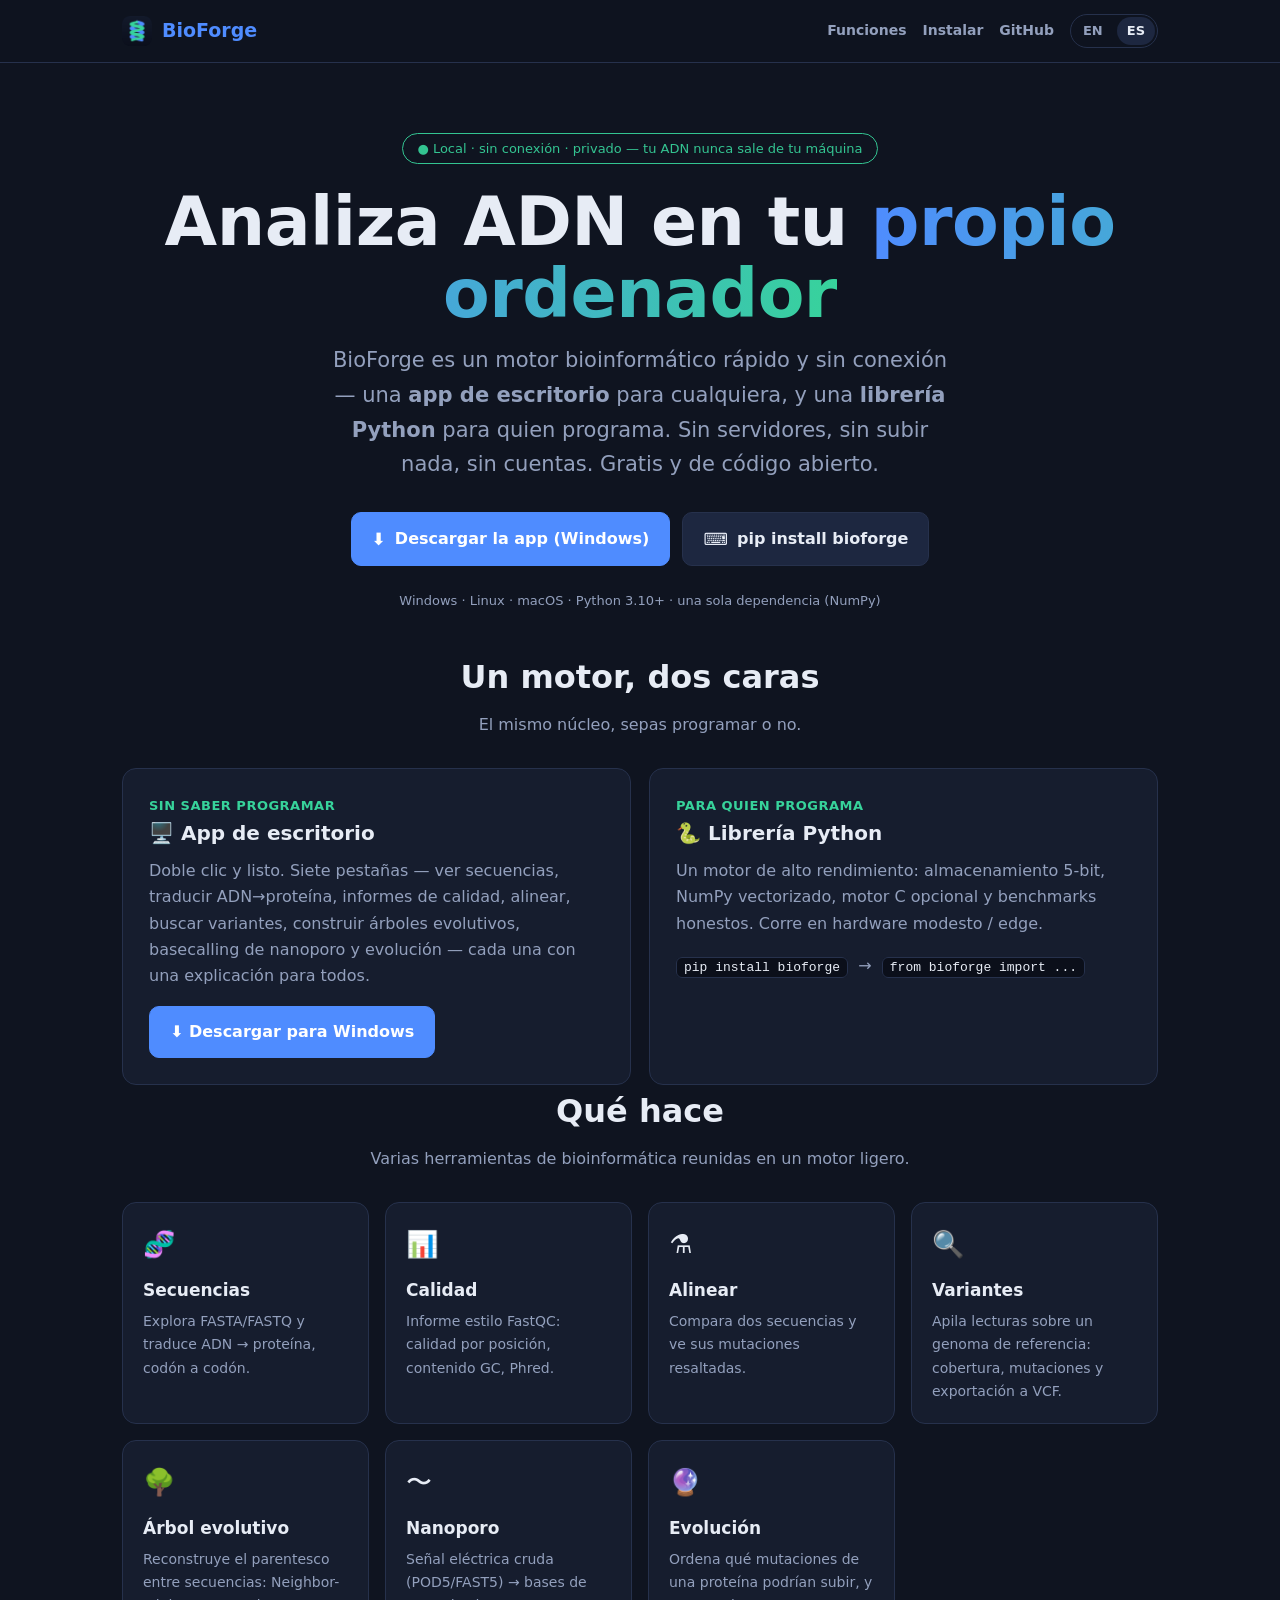
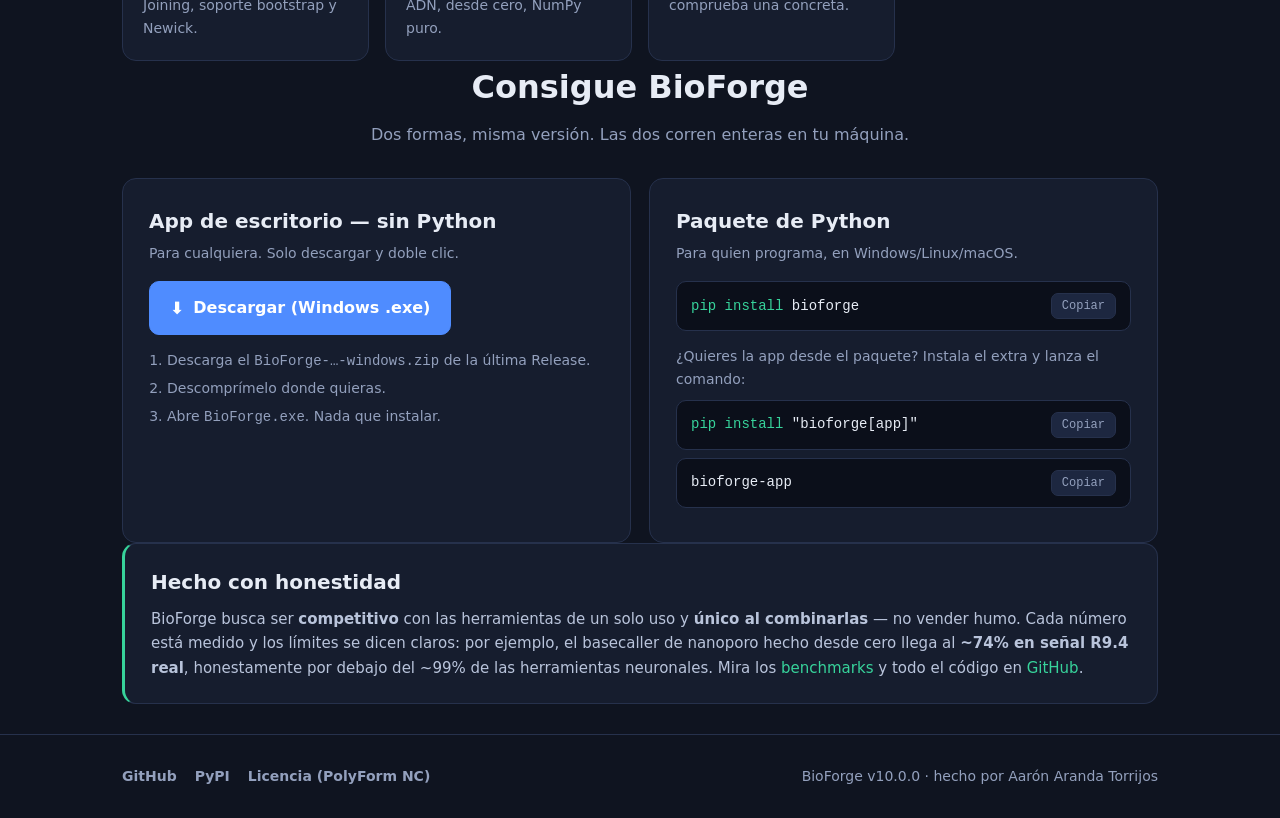
<file: docs/es/index.html>
<!DOCTYPE html>
<html lang="es">
<head>
<meta charset="utf-8">
<meta name="viewport" content="width=device-width, initial-scale=1">
<meta name="google-site-verification" content="75aCGIQ9zULCkgtBxh_g88g5E-TI-aBYwJNGNQMh63k">
<title>BioForge — Analiza ADN en local, sin conexión (app + librería Python)</title>
<meta name="description" content="BioForge es un motor bioinformático rápido y sin conexión para analizar ADN en tu propio ordenador. Una app de escritorio para cualquiera y una librería Python para quien programa: traducir secuencias, informes de calidad, alineamiento, llamada de variantes (VCF), árboles filogenéticos, basecalling de nanoporo y evolución. Gratis, código abierto y privado.">
<meta name="keywords" content="análisis genético, analizar ADN, bioinformática, análisis de ADN, FASTA, FASTQ, traducir ADN a proteína, alineamiento de secuencias, llamada de variantes, VCF, mutaciones, árbol filogenético, filogenia, neighbor joining, basecaller nanoporo, sin conexión, local, privado, Python, NumPy, DNA analysis">
<meta name="author" content="Aarón Aranda Torrijos">
<link rel="canonical" href="https://erlanders177.github.io/bioforge/es/">
<link rel="alternate" hreflang="en" href="https://erlanders177.github.io/bioforge/">
<link rel="alternate" hreflang="es" href="https://erlanders177.github.io/bioforge/es/">
<link rel="alternate" hreflang="x-default" href="https://erlanders177.github.io/bioforge/">
<link rel="icon" type="image/png" href="../favicon.png">
<link rel="apple-touch-icon" href="../apple-touch-icon.png">
<link rel="stylesheet" href="../style.css">
<meta property="og:type" content="website">
<meta property="og:site_name" content="BioForge">
<meta property="og:title" content="BioForge — Analiza ADN en local, sin conexión">
<meta property="og:description" content="Un motor bioinformático rápido y sin conexión. App de escritorio para cualquiera + librería Python para quien programa. Gratis, código abierto, privado.">
<meta property="og:url" content="https://erlanders177.github.io/bioforge/es/">
<meta property="og:image" content="https://erlanders177.github.io/bioforge/og.png">
<meta property="og:image:width" content="1200">
<meta property="og:image:height" content="630">
<meta name="twitter:card" content="summary_large_image">
<meta name="twitter:title" content="BioForge — Analiza ADN en local, sin conexión">
<meta name="twitter:description" content="App de escritorio para cualquiera + librería Python para quien programa. Gratis, código abierto, privado.">
<meta name="twitter:image" content="https://erlanders177.github.io/bioforge/og.png">
<script type="application/ld+json">
{
  "@context":"https://schema.org",
  "@type":"SoftwareApplication",
  "name":"BioForge",
  "description":"Motor bioinformático rápido y sin conexión para analizar ADN en tu propio ordenador: app de escritorio para cualquiera y librería Python para quien programa. Traducción de secuencias, informes de calidad, alineamiento, llamada de variantes (VCF), basecalling de nanoporo y evolución.",
  "applicationCategory":"Bioinformatics software",
  "operatingSystem":"Windows, Linux, macOS",
  "softwareVersion":"10.0.0",
  "url":"https://erlanders177.github.io/bioforge/es/",
  "downloadUrl":"https://github.com/erlanders177/bioforge/releases/latest/download/BioForge-windows.zip",
  "image":"https://erlanders177.github.io/bioforge/og.png",
  "offers":{"@type":"Offer","price":"0","priceCurrency":"EUR"},
  "author":{"@type":"Person","name":"Aarón Aranda Torrijos"},
  "license":"https://github.com/erlanders177/bioforge/blob/main/LICENSE",
  "sameAs":["https://github.com/erlanders177/bioforge","https://pypi.org/project/bioforge/"]
}
</script>
</head>
<body>
<header>
  <div class="wrap nav">
    <a class="brand" href="index.html"><img src="../favicon.png" alt="Logo de BioForge"><span><b>Bio</b>Forge</span></a>
    <div class="grow"></div>
    <a class="navlink hideable" href="#features">Funciones</a>
    <a class="navlink hideable" href="#install">Instalar</a>
    <a class="navlink" href="https://github.com/erlanders177/bioforge">GitHub</a>
    <div class="lang"><a href="../index.html">EN</a><a class="on">ES</a></div>
  </div>
</header>

<main>
  <section class="hero wrap">
    <span class="badge">● Local · sin conexión · privado — tu ADN nunca sale de tu máquina</span>
    <h1>Analiza ADN en tu <span class="g">propio ordenador</span></h1>
    <p class="lead">BioForge es un motor bioinformático rápido y sin conexión — una <b>app de escritorio</b>
      para cualquiera, y una <b>librería Python</b> para quien programa. Sin servidores, sin subir nada,
      sin cuentas. Gratis y de código abierto.</p>
    <div class="cta">
      <a class="btn primary" href="https://github.com/erlanders177/bioforge/releases/latest/download/BioForge-windows.zip"><span class="em">⬇</span> Descargar la app (Windows)</a>
      <a class="btn" href="#install"><span class="em">⌨</span> pip install bioforge</a>
      <div class="sub">Windows · Linux · macOS · Python 3.10+ · una sola dependencia (NumPy)</div>
    </div>
  </section>

  <section class="wrap">
    <h2 class="sec">Un motor, dos caras</h2>
    <p class="seclead">El mismo núcleo, sepas programar o no.</p>
    <div class="faces">
      <div class="face">
        <div class="who">Sin saber programar</div>
        <h3>🖥️ App de escritorio</h3>
        <p>Doble clic y listo. Siete pestañas — ver secuencias, traducir ADN→proteína, informes de calidad,
          alinear, buscar variantes, construir árboles evolutivos, basecalling de nanoporo y evolución — cada una con una explicación para todos.</p>
        <a class="btn primary" href="https://github.com/erlanders177/bioforge/releases/latest/download/BioForge-windows.zip">⬇ Descargar para Windows</a>
      </div>
      <div class="face">
        <div class="who">Para quien programa</div>
        <h3>🐍 Librería Python</h3>
        <p>Un motor de alto rendimiento: almacenamiento 5-bit, NumPy vectorizado, motor C opcional y
          benchmarks honestos. Corre en hardware modesto / edge.</p>
        <p><code>pip install bioforge</code> &nbsp;→&nbsp; <code>from bioforge import ...</code></p>
      </div>
    </div>
  </section>

  <section class="wrap" id="features">
    <h2 class="sec">Qué hace</h2>
    <p class="seclead">Varias herramientas de bioinformática reunidas en un motor ligero.</p>
    <div class="grid">
      <div class="feat"><div class="ic">🧬</div><h3>Secuencias</h3><p>Explora FASTA/FASTQ y traduce ADN → proteína, codón a codón.</p></div>
      <div class="feat"><div class="ic">📊</div><h3>Calidad</h3><p>Informe estilo FastQC: calidad por posición, contenido GC, Phred.</p></div>
      <div class="feat"><div class="ic">⚗️</div><h3>Alinear</h3><p>Compara dos secuencias y ve sus mutaciones resaltadas.</p></div>
      <div class="feat"><div class="ic">🔍</div><h3>Variantes</h3><p>Apila lecturas sobre un genoma de referencia: cobertura, mutaciones y exportación a VCF.</p></div>
      <div class="feat"><div class="ic">🌳</div><h3>Árbol evolutivo</h3><p>Reconstruye el parentesco entre secuencias: Neighbor-Joining, soporte bootstrap y Newick.</p></div>
      <div class="feat"><div class="ic">〜</div><h3>Nanoporo</h3><p>Señal eléctrica cruda (POD5/FAST5) → bases de ADN, desde cero, NumPy puro.</p></div>
      <div class="feat"><div class="ic">🔮</div><h3>Evolución</h3><p>Ordena qué mutaciones de una proteína podrían subir, y comprueba una concreta.</p></div>
    </div>
  </section>

  <section class="wrap" id="install">
    <h2 class="sec">Consigue BioForge</h2>
    <p class="seclead">Dos formas, misma versión. Las dos corren enteras en tu máquina.</p>
    <div class="install">
      <div class="card">
        <h3>App de escritorio — sin Python</h3>
        <p class="hint">Para cualquiera. Solo descargar y doble clic.</p>
        <a class="btn primary" href="https://github.com/erlanders177/bioforge/releases/latest/download/BioForge-windows.zip"><span class="em">⬇</span> Descargar (Windows .exe)</a>
        <ol class="steps">
          <li>Descarga el <code>BioForge-…-windows.zip</code> de la última Release.</li>
          <li>Descomprímelo donde quieras.</li>
          <li>Abre <code>BioForge.exe</code>. Nada que instalar.</li>
        </ol>
      </div>
      <div class="card">
        <h3>Paquete de Python</h3>
        <p class="hint">Para quien programa, en Windows/Linux/macOS.</p>
        <div class="cmd"><span><span class="p">pip install</span> bioforge</span><button class="copy" data-copy="pip install bioforge">Copiar</button></div>
        <p class="hint" style="margin:14px 0 4px">¿Quieres la app desde el paquete? Instala el extra y lanza el comando:</p>
        <div class="cmd"><span><span class="p">pip install</span> "bioforge[app]"</span><button class="copy" data-copy="pip install &quot;bioforge[app]&quot;">Copiar</button></div>
        <div class="cmd"><span>bioforge-app</span><button class="copy" data-copy="bioforge-app">Copiar</button></div>
      </div>
    </div>
  </section>

  <section class="wrap">
    <div class="honest">
      <h2>Hecho con honestidad</h2>
      BioForge busca ser <b>competitivo</b> con las herramientas de un solo uso y <b>único al combinarlas</b> —
      no vender humo. Cada número está medido y los límites se dicen claros: por ejemplo, el basecaller de
      nanoporo hecho desde cero llega al <b>~74% en señal R9.4 real</b>, honestamente por debajo del ~99% de
      las herramientas neuronales. Mira los <a href="https://github.com/erlanders177/bioforge#key-numbers">benchmarks</a>
      y todo el código en <a href="https://github.com/erlanders177/bioforge">GitHub</a>.
    </div>
  </section>
</main>

<footer>
  <div class="wrap foot">
    <a href="https://github.com/erlanders177/bioforge">GitHub</a>
    <a href="https://pypi.org/project/bioforge/">PyPI</a>
    <a href="https://github.com/erlanders177/bioforge/blob/main/LICENSE">Licencia (PolyForm NC)</a>
    <div class="grow"></div>
    <span>BioForge v10.0.0 · hecho por Aarón Aranda Torrijos</span>
  </div>
</footer>

<script>
document.querySelectorAll('.copy').forEach(b=>{
  b.addEventListener('click',()=>{
    navigator.clipboard.writeText(b.dataset.copy).then(()=>{
      const t=b.textContent; b.textContent='✓ copiado'; b.classList.add('ok');
      setTimeout(()=>{b.textContent=t; b.classList.remove('ok');},1500);
    });
  });
});
</script>
</body>
</html>
</file>
<file: docs/style.css>
/* BioForge — landing (GitHub Pages). Tema oscuro, misma identidad que la app. */
:root{
  --bg:#0f1420; --panel:#161d2e; --panel2:#1d2740; --line:#26314c;
  --text:#e7ecf5; --dim:#93a0bd; --accent:#4f8cff; --accent2:#37d39b;
  --warn:#ffb454; --radius:14px; --maxw:1080px;
}
*{box-sizing:border-box}
html{scroll-behavior:smooth}
body{margin:0;font-family:"Segoe UI",system-ui,-apple-system,sans-serif;
     background:var(--bg);color:var(--text);line-height:1.65;
     -webkit-font-smoothing:antialiased}
a{color:var(--accent);text-decoration:none}
a:hover{text-decoration:underline}
.wrap{max-width:var(--maxw);margin:0 auto;padding:0 22px}
img{max-width:100%}

/* header */
header{position:sticky;top:0;z-index:10;background:rgba(15,20,32,.82);
       backdrop-filter:blur(10px);border-bottom:1px solid var(--line)}
.nav{display:flex;align-items:center;gap:16px;height:62px}
.brand{display:flex;align-items:center;gap:10px;font-weight:700;font-size:19px}
.brand img{width:30px;height:30px;border-radius:8px}
.brand b{color:var(--accent)}
.nav .grow{flex:1}
.nav a.navlink{color:var(--dim);font-size:14px;font-weight:600}
.nav a.navlink:hover{color:var(--text);text-decoration:none}
.lang{display:flex;gap:4px;border:1px solid var(--line);border-radius:20px;padding:2px;font-size:13px}
.lang a{padding:3px 10px;border-radius:16px;color:var(--dim);font-weight:600}
.lang a.on{background:var(--panel2);color:var(--text)}
.lang a:hover{text-decoration:none;color:var(--text)}

/* botones */
.btn{display:inline-flex;align-items:center;gap:9px;font:inherit;font-weight:600;
     border:1px solid var(--line);background:var(--panel2);color:var(--text);
     padding:12px 20px;border-radius:10px;cursor:pointer;transition:.15s}
.btn:hover{border-color:var(--accent);background:#223055;text-decoration:none}
.btn.primary{background:var(--accent);border-color:var(--accent);color:#fff}
.btn.primary:hover{background:#3f7cf0}
.btn .em{font-size:17px}

/* hero */
.hero{text-align:center;padding:70px 0 40px}
.badge{display:inline-block;font-size:13px;color:var(--accent2);
       border:1px solid var(--accent2);border-radius:20px;padding:4px 14px;
       margin-bottom:22px;opacity:.92}
.hero h1{font-size:clamp(38px,7vw,68px);line-height:1.05;margin:0 0 14px;letter-spacing:-.5px}
.hero h1 .g{background:linear-gradient(90deg,var(--accent),var(--accent2));
            -webkit-background-clip:text;background-clip:text;color:transparent}
.hero p.lead{font-size:clamp(17px,2.4vw,21px);color:var(--dim);max-width:640px;
             margin:0 auto 30px}
.cta{display:flex;gap:12px;justify-content:center;flex-wrap:wrap}
.cta .sub{color:var(--dim);font-size:13px;margin-top:12px;flex-basis:100%}

/* secciones */
section{padding:46px 0}
h2.sec{font-size:clamp(24px,4vw,32px);margin:0 0 8px;text-align:center}
p.seclead{color:var(--dim);text-align:center;max-width:640px;margin:0 auto 30px}

/* dos caras */
.faces{display:grid;grid-template-columns:1fr 1fr;gap:18px}
.face{background:var(--panel);border:1px solid var(--line);border-radius:var(--radius);padding:26px}
.face h3{margin:0 0 6px;font-size:20px}
.face .who{color:var(--accent2);font-size:13px;font-weight:600;text-transform:uppercase;letter-spacing:.5px}
.face p{color:var(--dim);margin:8px 0 16px}
.face code{background:#0b0f1a;border:1px solid var(--line);border-radius:6px;
           padding:2px 7px;font-family:"Cascadia Code",Consolas,monospace;font-size:13px;color:var(--text)}

/* features */
.grid{display:grid;grid-template-columns:repeat(auto-fit,minmax(200px,1fr));gap:16px}
.feat{background:var(--panel);border:1px solid var(--line);border-radius:var(--radius);padding:20px}
.feat .ic{font-size:26px}
.feat h3{margin:10px 0 6px;font-size:17px}
.feat p{color:var(--dim);font-size:14px;margin:0}

/* install */
.install{display:grid;grid-template-columns:1fr 1fr;gap:18px}
.card{background:var(--panel);border:1px solid var(--line);border-radius:var(--radius);padding:26px}
.card h3{margin:0 0 4px;font-size:20px}
.card .hint{color:var(--dim);font-size:14px;margin:0 0 16px}
.cmd{display:flex;align-items:center;gap:10px;background:#0b0f1a;border:1px solid var(--line);
     border-radius:10px;padding:11px 14px;margin:8px 0;font-family:"Cascadia Code",Consolas,monospace;
     font-size:14px}
.cmd span{flex:1;overflow-x:auto;white-space:nowrap;color:var(--text)}
.cmd span .p{color:var(--accent2)}
.copy{border:1px solid var(--line);background:var(--panel2);color:var(--dim);border-radius:7px;
      padding:5px 10px;font-size:12px;cursor:pointer;font-family:inherit;flex:none}
.copy:hover{color:var(--text);border-color:var(--accent)}
.copy.ok{color:var(--accent2);border-color:var(--accent2)}
.steps{color:var(--dim);font-size:14px;margin:14px 0 0;padding-left:18px}
.steps li{margin:4px 0}

/* honestidad */
.honest{background:var(--panel);border:1px solid var(--line);border-left:3px solid var(--accent2);
        border-radius:var(--radius);padding:22px 26px;color:#b9c4db;font-size:15px}
.honest h2{margin:0 0 8px;font-size:20px;color:var(--text);text-align:left}
.honest a{color:var(--accent2)}

/* footer */
footer{border-top:1px solid var(--line);margin-top:30px;padding:30px 0;color:var(--dim);font-size:14px}
.foot{display:flex;gap:18px;flex-wrap:wrap;align-items:center}
footer a{color:var(--dim);font-weight:600}
footer a:hover{color:var(--text)}
footer .grow{flex:1}

@media (max-width:720px){
  .faces,.install{grid-template-columns:1fr}
  .nav a.navlink.hideable{display:none}
}
</file>
